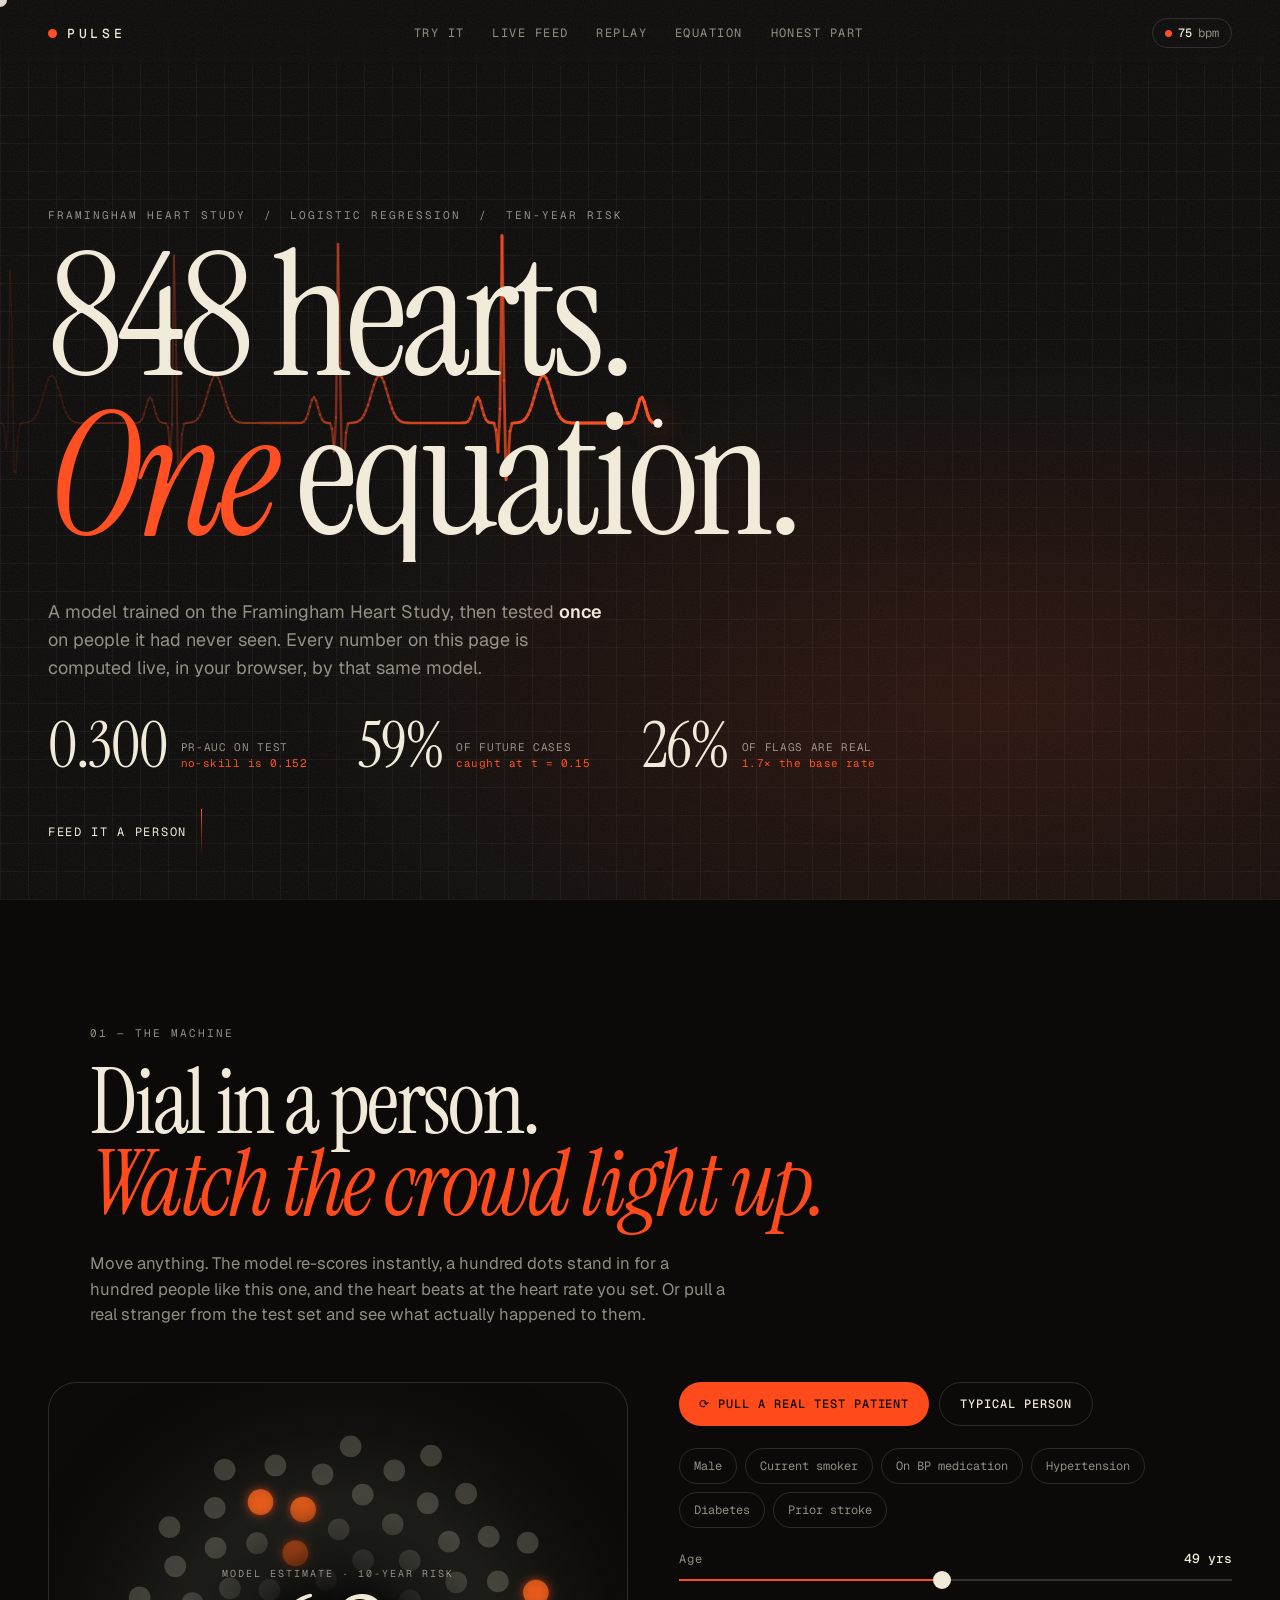
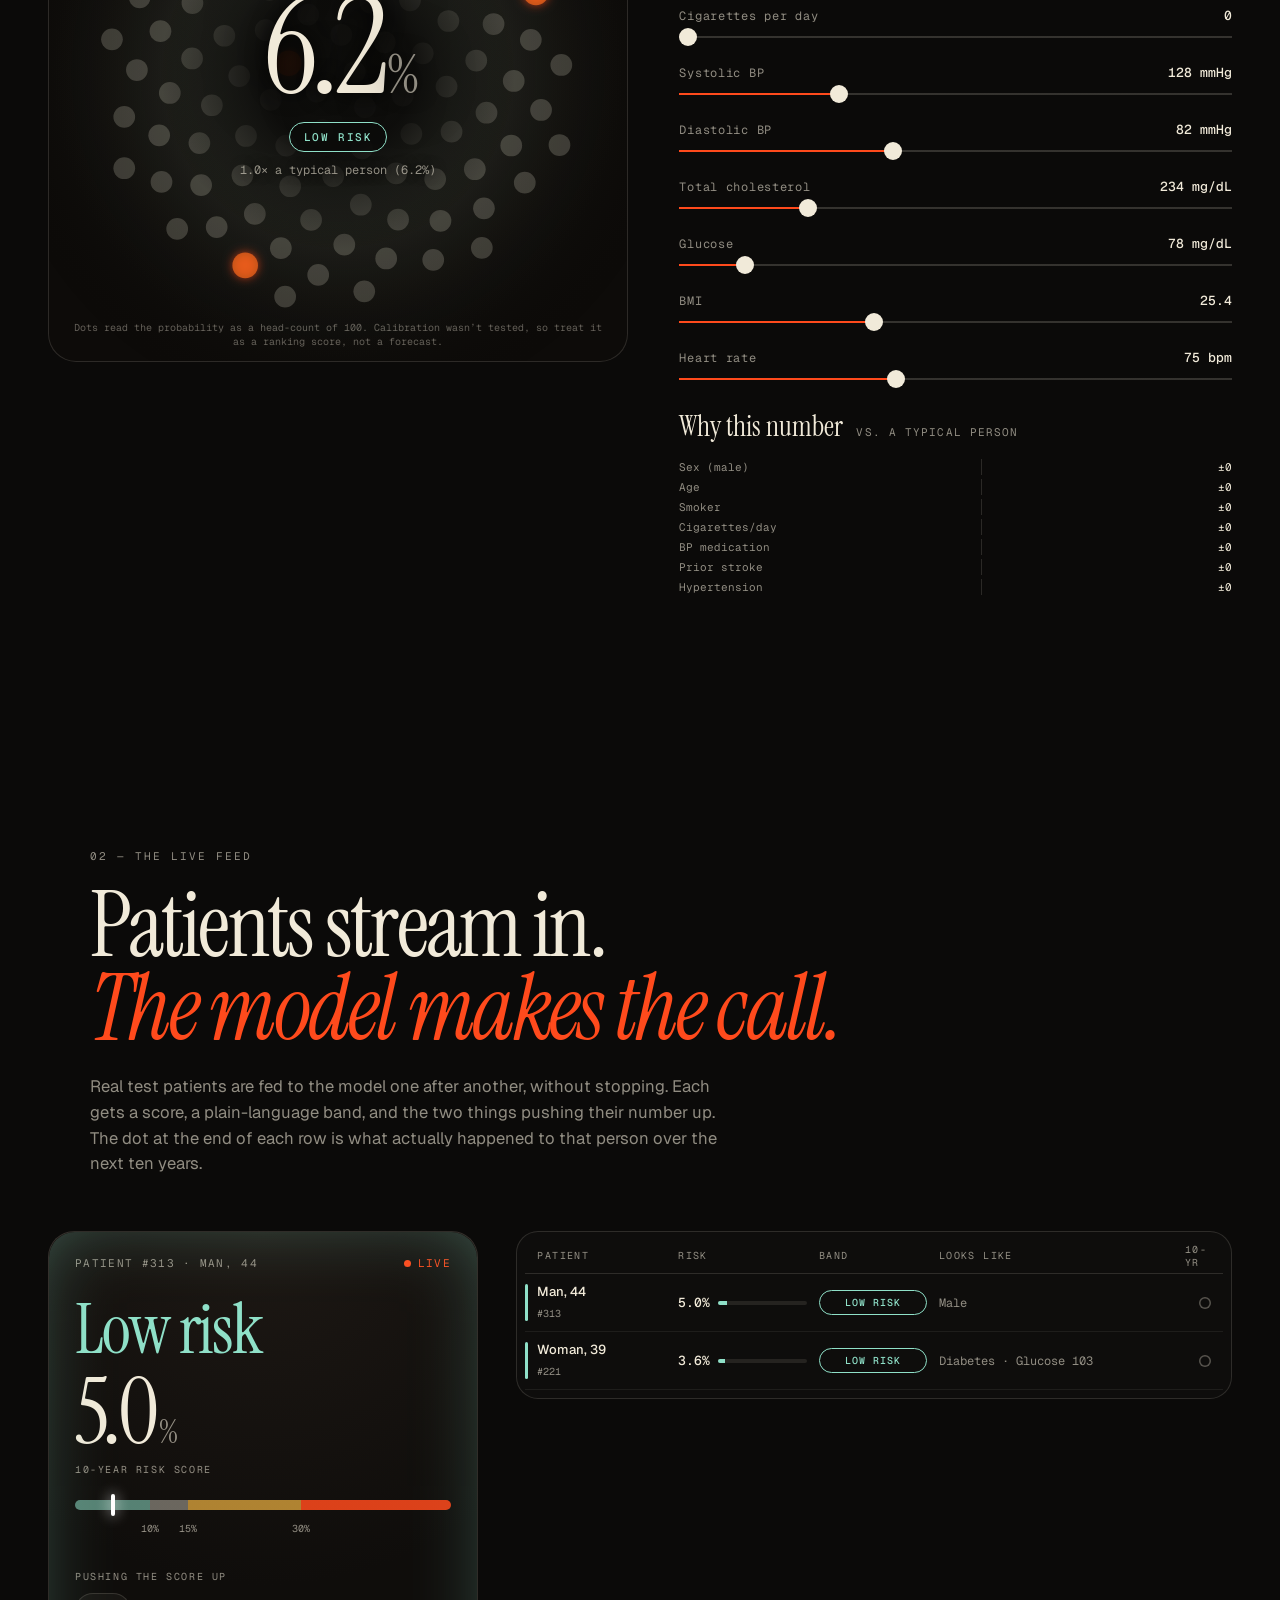
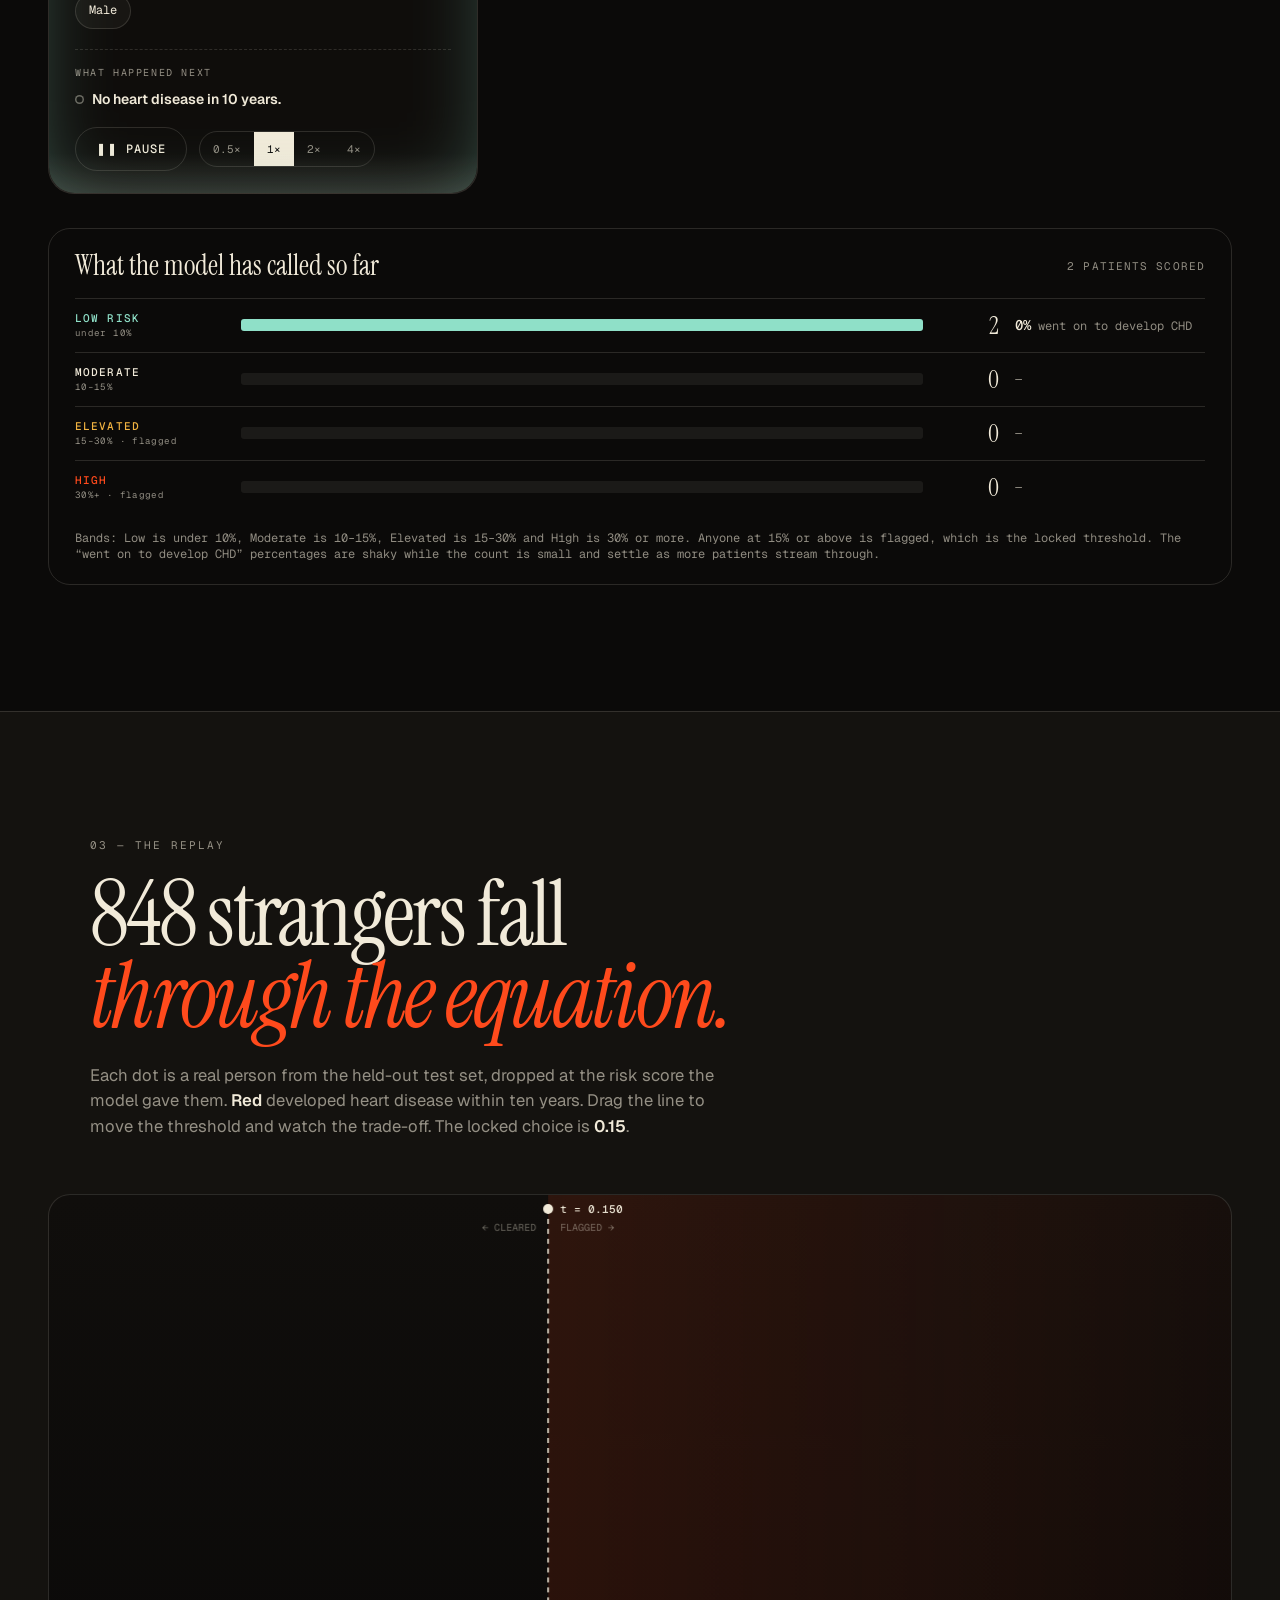
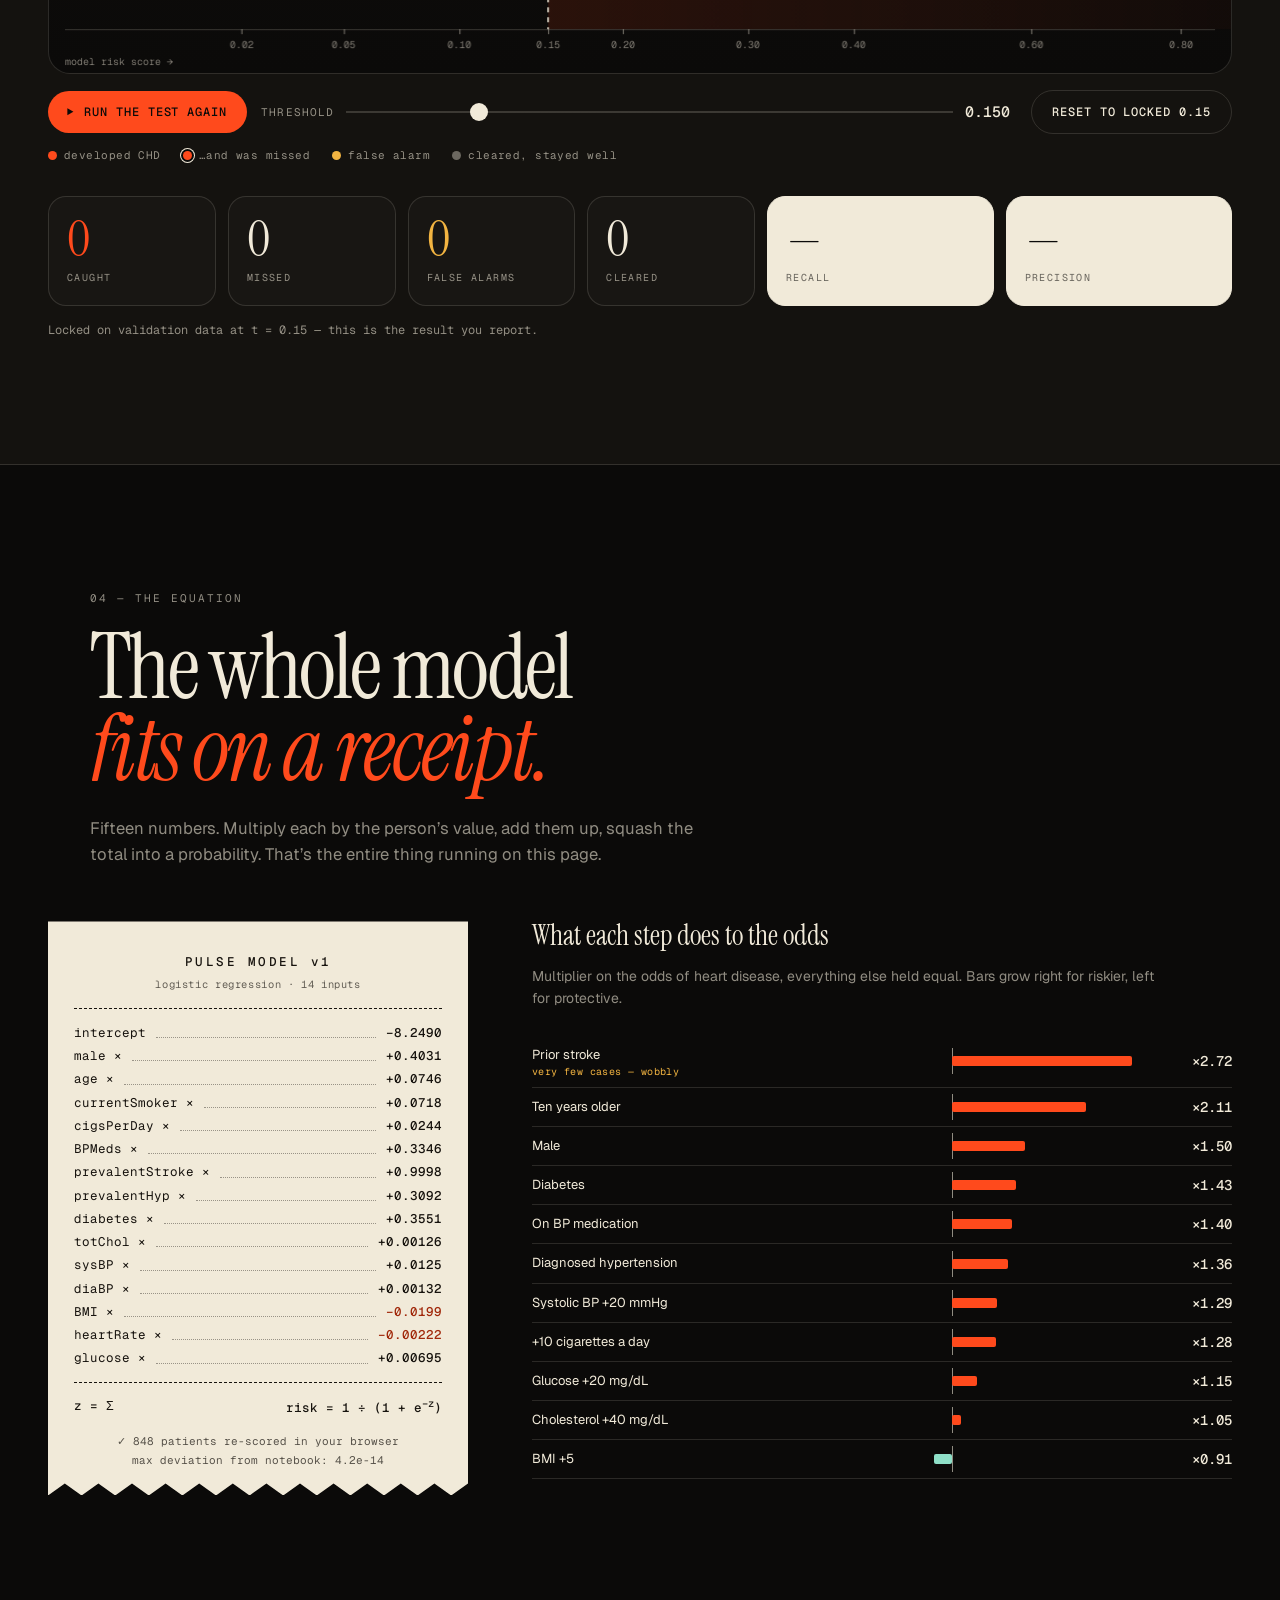
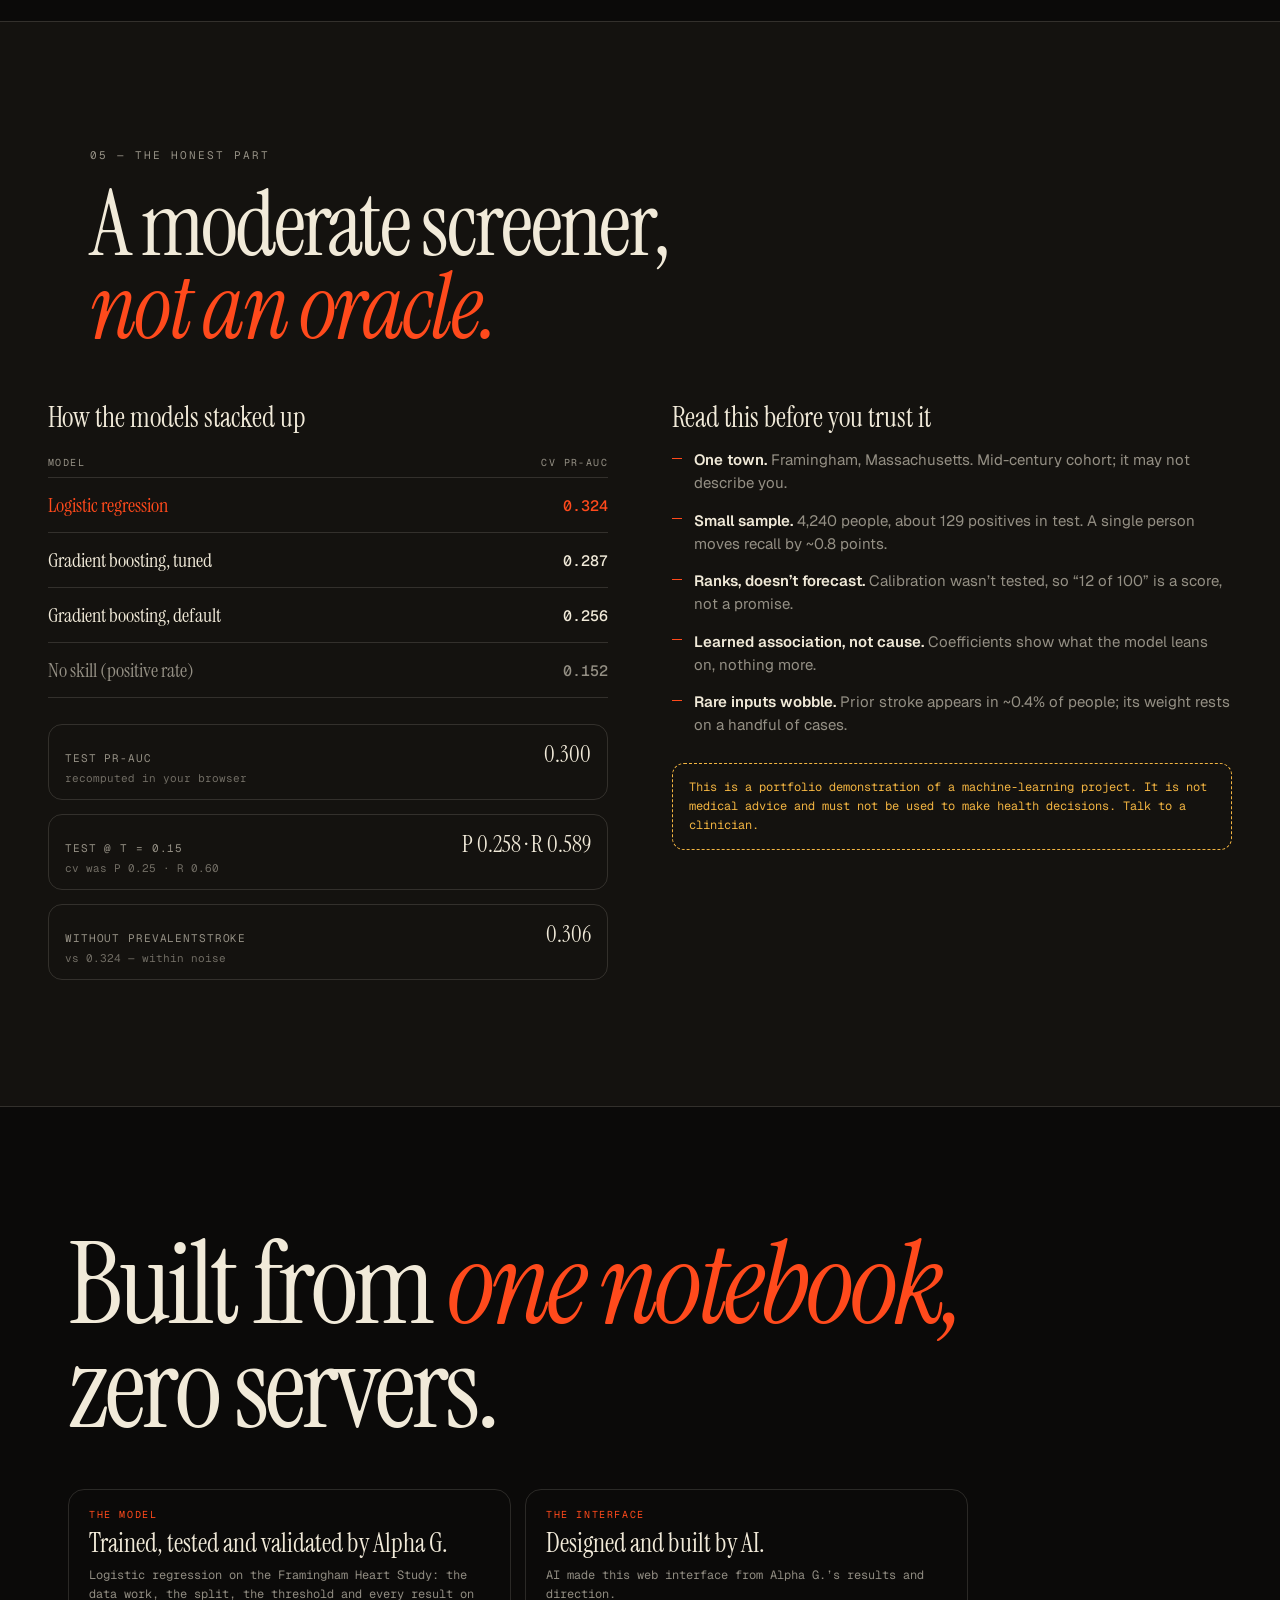
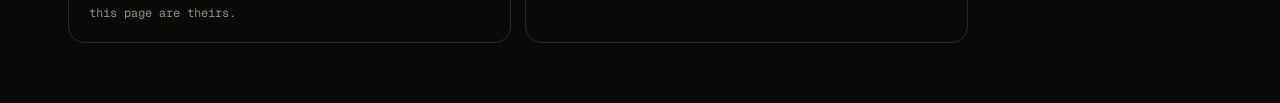
<file: static/index.html>
<!doctype html>
<html lang="en">
<head>
<meta charset="utf-8">
<meta name="viewport" content="width=device-width,initial-scale=1,viewport-fit=cover">
<title>PULSE — 848 hearts, one equation</title>
<meta name="description" content="A heart-risk model trained on the Framingham Heart Study, tested once on 848 people it had never seen. Everything runs live in your browser.">
<meta name="theme-color" content="#0b0a09">
<link rel="icon" href="data:image/svg+xml,%3Csvg xmlns='http://www.w3.org/2000/svg' viewBox='0 0 64 64'%3E%3Crect width='64' height='64' rx='14' fill='%230b0a09'/%3E%3Cpath d='M4 36h14l6-18 10 32 8-22 4 8h14' fill='none' stroke='%23ff4a1c' stroke-width='5' stroke-linecap='round' stroke-linejoin='round'/%3E%3C/svg%3E">
<link rel="preconnect" href="https://fonts.googleapis.com">
<link rel="preconnect" href="https://fonts.gstatic.com" crossorigin>
<link href="https://fonts.googleapis.com/css2?family=Geist:wght@300;400;500;600&family=Geist+Mono:wght@400;500&family=Instrument+Serif:ital@0;1&display=swap" rel="stylesheet">
<style>
:root{
  --ink:#0b0a09; --ink2:#14120f; --paper:#f1ead9; --hot:#ff4a1c; --amber:#f2b441; --mint:#8fe0c8;
  --dim:rgba(241,234,217,.58); --line:rgba(241,234,217,.14); --beat:.8s;
  --serif:"Instrument Serif",Georgia,"Times New Roman",serif;
  --sans:"Geist",ui-sans-serif,system-ui,-apple-system,"Segoe UI",Roboto,sans-serif;
  --mono:"Geist Mono",ui-monospace,SFMono-Regular,Menlo,Consolas,monospace;
}
*{box-sizing:border-box;margin:0;padding:0}
html{scroll-behavior:smooth;-webkit-text-size-adjust:100%}
body{background:var(--ink);color:var(--paper);font:400 16px/1.55 var(--sans);overflow-x:hidden;-webkit-font-smoothing:antialiased}
body::after{content:"";position:fixed;inset:0;pointer-events:none;z-index:90;opacity:.07;mix-blend-mode:screen;
  background-image:url("data:image/svg+xml,%3Csvg xmlns='http://www.w3.org/2000/svg' width='180' height='180'%3E%3Cfilter id='n'%3E%3CfeTurbulence type='fractalNoise' baseFrequency='.9' numOctaves='2' stitchTiles='stitch'/%3E%3CfeColorMatrix values='0 0 0 0 1 0 0 0 0 1 0 0 0 0 1 0 0 0 .9 0'/%3E%3C/filter%3E%3Crect width='100%25' height='100%25' filter='url(%23n)'/%3E%3C/svg%3E")}
::selection{background:var(--hot);color:var(--ink)}
em{font-family:var(--serif);font-style:italic;font-weight:400;color:var(--hot)}
b{font-weight:600}
a{color:inherit}
button{font:inherit;color:inherit;cursor:pointer;border:0;background:none}
:focus-visible{outline:2px solid var(--amber);outline-offset:3px}

/* cursor */
.cursor{position:fixed;left:0;top:0;width:14px;height:14px;margin:-7px 0 0 -7px;border-radius:50%;background:var(--paper);mix-blend-mode:difference;pointer-events:none;z-index:99;transition:width .25s,height .25s,margin .25s;display:none}
@media (pointer:fine){.cursor{display:block}.cursor.big{width:54px;height:54px;margin:-27px 0 0 -27px}}

/* nav */
.nav{position:fixed;top:0;left:0;right:0;z-index:50;display:flex;align-items:center;justify-content:space-between;padding:18px clamp(18px,4vw,48px);
  background:linear-gradient(var(--ink) 20%,transparent);backdrop-filter:blur(2px)}
.brand{font:500 13px var(--mono);letter-spacing:.28em;text-decoration:none;display:flex;align-items:center;gap:10px}
.brand-dot{width:9px;height:9px;border-radius:50%;background:var(--hot);animation:beat var(--beat) infinite}
.nav nav{display:flex;gap:28px}
.nav nav a{font:400 12px var(--mono);letter-spacing:.12em;text-transform:uppercase;text-decoration:none;color:var(--dim);transition:color .2s}
.nav nav a:hover{color:var(--paper)}
.bpm-chip{display:flex;align-items:baseline;gap:6px;font:400 12px var(--mono);color:var(--dim);border:1px solid var(--line);border-radius:99px;padding:6px 12px}
.bpm-chip i{width:7px;height:7px;border-radius:50%;background:var(--hot);align-self:center;animation:beat var(--beat) infinite}
.bpm-chip b{color:var(--paper);font-weight:500}
@keyframes beat{0%,100%{transform:scale(1);opacity:.7}12%{transform:scale(1.9);opacity:1}30%{transform:scale(1)}40%{transform:scale(1.4)}60%{transform:scale(1)}}
@media(max-width:760px){.nav nav{display:none}}

/* hero */
.hero{position:relative;min-height:100svh;display:flex;align-items:flex-end;overflow:hidden;
  background:
   radial-gradient(1200px 600px at 78% 78%,rgba(255,74,28,.13),transparent 60%),
   repeating-linear-gradient(0deg,rgba(241,234,217,.045) 0 1px,transparent 1px 28px),
   repeating-linear-gradient(90deg,rgba(241,234,217,.045) 0 1px,transparent 1px 28px)}
#ecg{position:absolute;inset:0;width:100%;height:100%}
.hero-in{position:relative;z-index:2;width:100%;padding:0 clamp(18px,4vw,48px) clamp(28px,5vh,56px)}
.eyebrow{font:400 11px var(--mono);letter-spacing:.18em;text-transform:uppercase;color:var(--dim);margin-bottom:22px}
.mega{font:400 clamp(3.6rem,13.5vw,12.5rem)/.84 var(--serif);letter-spacing:-.035em;margin-bottom:clamp(20px,4vh,40px)}
.mega .ln{display:block;overflow:hidden;padding-bottom:.08em}
.mega .ln span{display:inline-block;transform:translateY(105%);animation:rise 1.1s cubic-bezier(.2,.8,.1,1) forwards}
.mega .ln:nth-child(2) span{animation-delay:.14s}
@keyframes rise{to{transform:none}}
.lede{max-width:560px;font-size:clamp(15px,1.5vw,18px);color:var(--dim);margin-bottom:clamp(22px,4vh,40px)}
.lede b{color:var(--paper)}
.hero-stats{display:flex;flex-wrap:wrap;gap:clamp(20px,4vw,56px);margin-bottom:34px}
.hero-stats div{display:flex;align-items:flex-end;gap:14px}
.hero-stats b{font:400 clamp(2.4rem,5vw,4.2rem)/.9 var(--serif);letter-spacing:-.02em}
.hero-stats span{font:400 11px/1.4 var(--mono);color:var(--dim);letter-spacing:.06em;text-transform:uppercase;padding-bottom:4px}
.hero-stats span em{font:400 11px var(--mono);color:var(--hot);text-transform:none;letter-spacing:.04em}
.scroll-cue{display:inline-flex;align-items:center;gap:14px;font:400 12px var(--mono);letter-spacing:.14em;text-transform:uppercase;text-decoration:none;color:var(--paper)}
.scroll-cue i{width:1px;height:46px;background:linear-gradient(var(--hot),transparent);animation:drip 1.8s ease-in-out infinite;transform-origin:top}
@keyframes drip{0%{transform:scaleY(0)}50%{transform:scaleY(1)}100%{transform:scaleY(1);opacity:0}}

/* reveal */
[data-r]{opacity:0;transform:translateY(28px);transition:opacity .9s cubic-bezier(.2,.7,.1,1),transform .9s cubic-bezier(.2,.7,.1,1)}
[data-r].in{opacity:1;transform:none}

/* sections */
.sec{position:relative;padding:clamp(80px,14vh,150px) clamp(18px,4vw,48px)}
.sec.dark{background:var(--ink2);border-block:1px solid var(--line)}
.sec-head{max-width:1100px;margin:0 auto clamp(36px,6vh,70px)}
.sec-head h2{font:400 clamp(2.6rem,7vw,6.2rem)/.92 var(--serif);letter-spacing:-.03em;margin-bottom:24px}
.sub{max-width:640px;color:var(--dim);font-size:clamp(15px,1.3vw,17px)}
.sub b{color:var(--paper)} .sub.small{font-size:14px;margin-bottom:26px}
.c-hot{color:var(--hot)}

.btn{font:500 12px var(--mono);letter-spacing:.08em;text-transform:uppercase;padding:13px 20px;border-radius:99px;transition:transform .2s,background .2s,color .2s,border-color .2s}
.btn.hot{background:var(--hot);color:var(--ink)} .btn.hot:hover{transform:translateY(-2px);background:#ff6a40}
.btn.ghost{border:1px solid var(--line);color:var(--paper)} .btn.ghost:hover{border-color:var(--paper)}

/* machine */
.machine{max-width:1240px;margin:0 auto;display:grid;grid-template-columns:minmax(0,1.05fr) minmax(0,1fr);gap:clamp(24px,4vw,64px);align-items:start}
.stage{position:sticky;top:90px;aspect-ratio:1/1;max-height:80vh;width:100%;border:1px solid var(--line);border-radius:28px;overflow:hidden;
  background:radial-gradient(circle at 50% 50%,#1b1713,#0d0b09 70%)}
#heart{position:absolute;inset:0;width:100%;height:100%}
.readout{z-index:1;position:absolute;inset:0;display:flex;flex-direction:column;align-items:center;justify-content:center;text-align:center;pointer-events:none;padding:0 14%}
.readout::before{content:"";position:absolute;width:62%;aspect-ratio:1;border-radius:50%;background:radial-gradient(circle,rgba(11,10,9,.88) 30%,rgba(11,10,9,0) 70%);z-index:-1}
.readout small{font:400 10px var(--mono);letter-spacing:.2em;text-transform:uppercase;color:var(--dim);margin-bottom:6px}
.readout .big{font:400 clamp(4rem,11vw,8.5rem)/.9 var(--serif);letter-spacing:-.04em;text-shadow:0 0 60px rgba(0,0,0,.9),0 0 20px rgba(0,0,0,.8)}
.readout .big span{font-size:.4em;margin-left:.06em;color:var(--dim)}
.band{margin-top:14px;font:500 11px var(--mono);letter-spacing:.14em;text-transform:uppercase;padding:7px 14px;border-radius:99px;background:rgba(11,10,9,.7);border:1px solid currentColor;transition:color .4s}
.vs{margin-top:10px;font:400 12px var(--mono);color:var(--dim);text-shadow:0 0 12px #000}
.fine{position:absolute;left:0;right:0;bottom:12px;text-align:center;font:400 10px/1.4 var(--mono);color:rgba(241,234,217,.38);padding:0 24px}

.panel{display:flex;flex-direction:column;gap:22px}
.panel-top{display:flex;gap:10px;flex-wrap:wrap}
.reveal{border:1px solid var(--line);border-left:3px solid var(--amber);border-radius:14px;padding:16px 18px;background:rgba(241,234,217,.03);font-size:14px;animation:pop .5s cubic-bezier(.2,.9,.2,1.2)}
.reveal b{font-weight:600}.reveal .tag{font:500 11px var(--mono);letter-spacing:.1em;text-transform:uppercase}
.reveal.bad{border-left-color:var(--hot)}.reveal.good{border-left-color:var(--mint)}
.reveal p+p{margin-top:6px;color:var(--dim)}
@keyframes pop{from{opacity:0;transform:translateY(10px) scale(.98)}}
.chips{display:flex;flex-wrap:wrap;gap:8px}
.chip{font:400 12px var(--mono);padding:9px 14px;border-radius:99px;border:1px solid var(--line);color:var(--dim);transition:all .2s;user-select:none}
.chip:hover{border-color:var(--paper);color:var(--paper)}
.chip[aria-pressed=true]{background:var(--paper);color:var(--ink);border-color:var(--paper)}
.sliders{display:grid;gap:16px}
.sl{display:grid;grid-template-columns:1fr auto;gap:2px 12px;align-items:baseline}
.sl label{font:400 12px var(--mono);letter-spacing:.06em;color:var(--dim)}
.sl output{font:500 13px var(--mono);color:var(--paper)}
.sl input{grid-column:1/-1}
input[type=range]{-webkit-appearance:none;appearance:none;width:100%;height:22px;background:transparent;cursor:pointer}
input[type=range]::-webkit-slider-runnable-track{height:2px;background:linear-gradient(90deg,var(--hot) var(--p,0%),rgba(241,234,217,.18) var(--p,0%))}
input[type=range]::-moz-range-track{height:2px;background:rgba(241,234,217,.18)}
input[type=range]::-moz-range-progress{height:2px;background:var(--hot)}
input[type=range]::-webkit-slider-thumb{-webkit-appearance:none;width:18px;height:18px;margin-top:-8px;border-radius:50%;background:var(--paper);border:0;box-shadow:0 0 0 5px rgba(255,74,28,.0);transition:box-shadow .2s,transform .2s}
input[type=range]::-moz-range-thumb{width:18px;height:18px;border-radius:50%;background:var(--paper);border:0}
input[type=range]:hover::-webkit-slider-thumb,input[type=range]:active::-webkit-slider-thumb{box-shadow:0 0 0 7px rgba(255,74,28,.28);transform:scale(1.08)}

.why h3,.odds h3,.tbl h3,.limits h3{font:400 clamp(1.5rem,2.2vw,2rem)/1.1 var(--serif);margin-bottom:14px}
.why h3 span{font:400 11px var(--mono);letter-spacing:.1em;color:var(--dim);text-transform:uppercase;margin-left:8px}
.ct{display:grid;grid-template-columns:104px 1fr 54px;gap:10px;align-items:center;font:400 11px var(--mono);padding:3px 0;color:var(--dim)}
.ct .bar{position:relative;height:10px}
.ct .bar::before{content:"";position:absolute;left:50%;top:-3px;bottom:-3px;width:1px;background:var(--line)}
.ct .bar i{position:absolute;top:0;height:100%;border-radius:2px;transition:left .5s cubic-bezier(.2,.8,.2,1),width .5s cubic-bezier(.2,.8,.2,1),background .3s}
.ct em{font:400 11px var(--mono);text-align:right;color:var(--paper)}

/* replay */
.rain{max-width:1240px;margin:0 auto}
#rain{width:100%;display:block;border:1px solid var(--line);border-radius:22px;background:linear-gradient(#100e0c,#0b0a09);cursor:ew-resize;touch-action:pan-y}
.rain-ctl{display:flex;align-items:center;gap:14px;flex-wrap:wrap;margin-top:16px}
.thr{display:flex;align-items:center;gap:12px;flex:1;min-width:240px;font:400 11px var(--mono);letter-spacing:.1em;text-transform:uppercase;color:var(--dim)}
.thr b{font:500 15px var(--mono);color:var(--paper);min-width:52px;letter-spacing:0}
.legend{display:flex;flex-wrap:wrap;gap:6px 22px;margin-top:14px;font:400 11px var(--mono);color:var(--dim);letter-spacing:.04em}
.legend .d{display:inline-block;width:9px;height:9px;border-radius:50%;margin-right:7px;vertical-align:-1px}
.d.hot{background:var(--hot)}.d.amber{background:var(--amber)}.d.mute{background:rgba(241,234,217,.4)}.d.ring{box-shadow:0 0 0 2px var(--ink),0 0 0 3px var(--paper)}
.score{max-width:1240px;margin:34px auto 0;display:grid;grid-template-columns:repeat(4,1fr) 1.35fr 1.35fr;gap:12px}
.tile{border:1px solid var(--line);border-radius:18px;padding:16px 18px;background:rgba(241,234,217,.02)}
.tile b{display:block;font:400 clamp(2.2rem,4vw,3.4rem)/1 var(--serif);letter-spacing:-.02em;font-variant-numeric:tabular-nums}
.tile span{font:400 10px var(--mono);letter-spacing:.14em;text-transform:uppercase;color:var(--dim)}
.tile.big{background:var(--paper);color:var(--ink);border-color:var(--paper)}.tile.big span{color:rgba(11,10,9,.6)}
.tile:nth-child(1) b{color:var(--hot)}.tile:nth-child(3) b{color:var(--amber)}
.note{max-width:1240px;margin:16px auto 0;font:400 12px var(--mono);color:var(--dim)}
.note.warn{color:var(--amber)}
@media(max-width:900px){.score{grid-template-columns:repeat(2,1fr)}}

/* equation */
.eq-wrap{max-width:1240px;margin:0 auto;display:grid;grid-template-columns:minmax(0,420px) minmax(0,1fr);gap:clamp(28px,5vw,80px);align-items:start}
.receipt{background:var(--paper);color:#17130e;padding:30px 26px 26px;font:400 12.5px/1.7 var(--mono);transform:rotate(-1.4deg);box-shadow:0 30px 80px rgba(0,0,0,.6);
  --z:0;clip-path:polygon(0 0,100% 0,100% calc(100% - 12px),96% 100%,92% calc(100% - 12px),88% 100%,84% calc(100% - 12px),80% 100%,76% calc(100% - 12px),72% 100%,68% calc(100% - 12px),64% 100%,60% calc(100% - 12px),56% 100%,52% calc(100% - 12px),48% 100%,44% calc(100% - 12px),40% 100%,36% calc(100% - 12px),32% 100%,28% calc(100% - 12px),24% 100%,20% calc(100% - 12px),16% 100%,12% calc(100% - 12px),8% 100%,4% calc(100% - 12px),0 100%)}
.rc-top{text-align:center;font-weight:500;letter-spacing:.2em;border-bottom:1px dashed #17130e;padding-bottom:14px;margin-bottom:12px}
.rc-top small{font-weight:400;letter-spacing:.06em;opacity:.65}
.rc{display:flex;justify-content:space-between;gap:10px;padding:1px 0}
.rc span:first-child{white-space:nowrap}.rc i{flex:1;border-bottom:1px dotted rgba(23,19,14,.4);transform:translateY(-5px);min-width:10px}
.rc b{font-weight:500;font-variant-numeric:tabular-nums}.rc.neg b{color:#a1290b}
.rc-sum{display:flex;justify-content:space-between;flex-wrap:wrap;gap:6px;border-top:1px dashed #17130e;margin-top:12px;padding-top:12px;font-weight:500}
.rc-verify{margin-top:14px;font-size:11px;text-align:center;opacity:.7}
.odds{min-width:0}
.od{display:grid;grid-template-columns:minmax(120px,210px) 1fr 70px;gap:12px;align-items:center;padding:9px 0;border-bottom:1px solid var(--line)}
.od span{font-size:13px}.od small{display:block;font:400 10px var(--mono);color:var(--amber);letter-spacing:.04em}
.od .bar{position:relative;height:14px}
.od .bar::before{content:"";position:absolute;left:50%;top:-6px;bottom:-6px;width:1px;background:var(--dim)}
.od .bar i{position:absolute;top:2px;height:10px;border-radius:2px;width:0;transition:width 1.2s cubic-bezier(.2,.8,.2,1) .15s}
.od b{font:500 14px var(--mono);text-align:right;font-variant-numeric:tabular-nums}
@media(max-width:960px){.eq-wrap{grid-template-columns:1fr}.receipt{max-width:440px;margin:0 auto}}

/* honest */
.honest{max-width:1240px;margin:0 auto;display:grid;grid-template-columns:1fr 1fr;gap:clamp(28px,5vw,80px)}
table{width:100%;border-collapse:collapse;margin-bottom:26px}
th{font:400 10px var(--mono);letter-spacing:.14em;text-transform:uppercase;color:var(--dim);text-align:left;padding:8px 0;border-bottom:1px solid var(--line)}
th:last-child,td:last-child{text-align:right}
td{padding:14px 0;border-bottom:1px solid var(--line);font:400 clamp(1.1rem,1.6vw,1.4rem) var(--serif)}
td:last-child{font:500 15px var(--mono);font-variant-numeric:tabular-nums}
tr.win td{color:var(--hot)}tr.faint td{color:var(--dim)}
.kv{display:grid;gap:14px}
.kv div{display:grid;grid-template-columns:1fr auto;gap:0 14px;align-items:baseline;border:1px solid var(--line);border-radius:14px;padding:14px 16px}
.kv span{font:400 11px var(--mono);letter-spacing:.08em;text-transform:uppercase;color:var(--dim)}
.kv b{font:400 1.45rem var(--serif);text-align:right}.kv small{grid-column:1/-1;font:400 11px var(--mono);color:rgba(241,234,217,.42);margin-top:2px}
.limits ul{list-style:none;display:grid;gap:14px;margin-bottom:26px}
.limits li{padding-left:22px;position:relative;color:var(--dim);font-size:15px}
.limits li::before{content:"";position:absolute;left:0;top:.62em;width:10px;height:1px;background:var(--hot)}
.limits li b{color:var(--paper)}
.disclaimer{border:1px dashed var(--amber);color:var(--amber);border-radius:12px;padding:14px 16px;font:400 12px/1.6 var(--mono)}
@media(max-width:860px){.honest{grid-template-columns:1fr}}

.foot{padding:clamp(80px,14vh,140px) clamp(18px,4vw,48px) 60px;text-align:left;max-width:1240px;margin:0 auto}
.foot-big{font:400 clamp(2.6rem,9vw,8rem)/.9 var(--serif);letter-spacing:-.035em;margin-bottom:48px}
.foot p{max-width:560px;color:var(--dim);font:400 12px/1.7 var(--mono)}

@media(max-width:900px){
  .machine{grid-template-columns:1fr}.stage{position:relative;top:0;max-height:none}
}
@media(prefers-reduced-motion:reduce){
  *{animation-duration:.01ms!important;transition-duration:.01ms!important}
  [data-r]{opacity:1;transform:none}.mega .ln span{transform:none}
}

.credits{display:grid;grid-template-columns:1fr 1fr;gap:14px;max-width:900px;margin-top:8px}
.credits div{border:1px solid var(--line);border-radius:16px;padding:18px 20px}
.credits span{display:block;font:400 10px var(--mono);letter-spacing:.16em;text-transform:uppercase;color:var(--hot);margin-bottom:8px}
.credits b{display:block;font:400 clamp(1.2rem,2vw,1.6rem)/1.15 var(--serif);margin-bottom:8px}
.credits small{display:block;font:400 12px/1.6 var(--mono);color:var(--dim)}
@media(max-width:700px){.credits{grid-template-columns:1fr}}

/* live feed */
.feedwrap{max-width:1240px;margin:0 auto;display:grid;grid-template-columns:minmax(0,430px) minmax(0,1fr);gap:clamp(20px,3vw,40px);align-items:start}
.fnow{position:relative;overflow:hidden;border:1px solid var(--line);border-radius:26px;padding:24px 26px 22px;background:radial-gradient(120% 90% at 50% 0%,#1d1814,#0f0d0b 70%);--c:#8fe0c8}
.fnow::before{content:"";position:absolute;inset:0;border-radius:26px;box-shadow:inset 0 0 90px -30px var(--c);opacity:.5;transition:box-shadow .5s;pointer-events:none}
.fnow.scan::after{content:"";position:absolute;left:0;right:0;top:0;height:90px;background:linear-gradient(transparent,rgba(241,234,217,.11),transparent);animation:scanY .7s ease-out forwards;pointer-events:none}
@keyframes scanY{from{transform:translateY(-100px)}to{transform:translateY(520px)}}
.fn-top{display:flex;justify-content:space-between;align-items:center;font:400 11px var(--mono);letter-spacing:.12em;text-transform:uppercase;color:var(--dim);margin-bottom:26px}
.live{display:inline-flex;align-items:center;gap:7px;color:var(--hot)}.live i{width:7px;height:7px;border-radius:50%;background:var(--hot);animation:beat 1s infinite}
.fnow.paused .live i{animation:none;opacity:.35}
.fn-band{font:400 clamp(2.6rem,6vw,4.4rem)/.95 var(--serif);letter-spacing:-.03em;color:var(--c);transition:color .4s;min-height:1em}
.fn-pct{display:flex;align-items:baseline;gap:4px;margin:6px 0 24px;flex-wrap:wrap}
.fn-pct b{font:400 clamp(3.4rem,8vw,5.6rem)/.9 var(--serif);letter-spacing:-.04em;font-variant-numeric:tabular-nums}
.fn-pct span{font:400 2rem var(--serif);color:var(--dim)}
.fn-pct small{flex-basis:100%;font:400 10px var(--mono);letter-spacing:.16em;text-transform:uppercase;color:var(--dim);margin-top:6px}
.gauge{margin-bottom:30px}
.g-track{position:relative;height:10px;border-radius:99px;background:linear-gradient(90deg,rgba(143,224,200,.55) 0 20%,rgba(241,234,217,.4) 20% 30%,rgba(242,180,65,.7) 30% 60%,rgba(255,74,28,.85) 60% 100%)}
.g-needle{position:absolute;top:-6px;left:0;width:4px;height:22px;margin-left:-2px;border-radius:2px;background:#fff;box-shadow:0 0 14px #fff;transition:left .7s cubic-bezier(.2,.9,.2,1)}
.g-ticks{position:relative;height:18px;margin-top:12px;font:400 10px var(--mono);color:var(--dim)}
.g-ticks span{position:absolute;transform:translateX(-50%)}
.fn-drv small,.fn-out small{display:block;font:400 10px var(--mono);letter-spacing:.16em;text-transform:uppercase;color:var(--dim);margin-bottom:10px}
#fnDrv{display:flex;flex-wrap:wrap;gap:8px;min-height:36px}
.tag{font:400 12px var(--mono);padding:8px 13px;border-radius:99px;border:1px solid var(--line);background:rgba(241,234,217,.04);animation:pop .4s cubic-bezier(.2,.9,.2,1.2) both}
.tag.mute{color:var(--dim)}
.fn-out{margin-top:20px;padding-top:16px;border-top:1px dashed var(--line);font-size:14px;color:var(--dim);min-height:50px}
.fn-out b{color:var(--paper)}.fn-out .dot{display:inline-block;width:9px;height:9px;border-radius:50%;margin-right:8px;vertical-align:0}
.fn-ctl{display:flex;align-items:center;gap:12px;flex-wrap:wrap;margin-top:16px}
.spd{display:flex;border:1px solid var(--line);border-radius:99px;overflow:hidden}
.spd button{font:400 11px var(--mono);padding:10px 13px;color:var(--dim)}.spd button.on{background:var(--paper);color:var(--ink)}
.fstream{border:1px solid var(--line);border-radius:22px;padding:6px 8px 8px;background:rgba(241,234,217,.015);min-width:0;overflow:hidden}
.fs-head,.fr{display:grid;grid-template-columns:minmax(96px,1.1fr) minmax(90px,1.1fr) 108px minmax(110px,2fr) 26px;gap:12px;align-items:center;padding:0 12px}
.fs-head{height:36px;font:400 10px var(--mono);letter-spacing:.14em;text-transform:uppercase;color:var(--dim);border-bottom:1px solid var(--line)}
#feedList{display:block;overflow:hidden}
.fr{height:58px;border-bottom:1px solid rgba(241,234,217,.07);font-size:13px;animation:rowIn .6s cubic-bezier(.2,.8,.2,1) both;position:relative}
.fr::before{content:"";position:absolute;left:0;top:10px;bottom:10px;width:3px;border-radius:2px;background:var(--c)}
@keyframes rowIn{from{opacity:0;transform:translateY(-22px);background:rgba(241,234,217,.1)}to{opacity:1;transform:none;background:transparent}}
.fr .w b{display:block;font-weight:500}.fr .w small{font:400 10px var(--mono);color:var(--dim)}
.fr .rk{display:flex;align-items:center;gap:8px;font:500 13px var(--mono);font-variant-numeric:tabular-nums}
.fr .rk i{flex:1;height:4px;border-radius:2px;background:rgba(241,234,217,.1);position:relative;overflow:hidden;min-width:20px}
.fr .rk i::after{content:"";position:absolute;left:0;top:0;bottom:0;width:var(--w);background:var(--c)}
.fr .bd{font:500 10px var(--mono);letter-spacing:.1em;text-transform:uppercase;color:var(--c);border:1px solid var(--c);border-radius:99px;padding:5px 9px;text-align:center}
.fr .dv{color:var(--dim);font:400 12px/1.35 var(--mono);white-space:nowrap;overflow:hidden;text-overflow:ellipsis}
.fr .oc{width:12px;height:12px;border-radius:50%;justify-self:end}
.oc.y{background:var(--hot);box-shadow:0 0 12px var(--hot)}.oc.n{background:transparent;box-shadow:inset 0 0 0 1.5px rgba(241,234,217,.32)}
.tally{max-width:1240px;margin:34px auto 0;border:1px solid var(--line);border-radius:22px;padding:22px 26px}
.tally h3{font:400 clamp(1.5rem,2.2vw,2rem)/1.1 var(--serif);margin-bottom:16px;display:flex;justify-content:space-between;gap:10px;flex-wrap:wrap}
.tally h3 small{font:400 11px var(--mono);color:var(--dim);letter-spacing:.1em;text-transform:uppercase;align-self:center}
.tr{display:grid;grid-template-columns:150px 1fr 60px 190px;gap:16px;align-items:center;padding:11px 0;border-top:1px solid var(--line)}
.tr .nm{font:500 11px var(--mono);letter-spacing:.1em;text-transform:uppercase;color:var(--c)}
.tr .tb{height:12px;border-radius:3px;background:rgba(241,234,217,.07);overflow:hidden}
.tr .tb i{display:block;height:100%;width:0;background:var(--c);transition:width .6s cubic-bezier(.2,.8,.2,1)}
.tr .tn{font:400 1.5rem var(--serif);text-align:right;font-variant-numeric:tabular-nums}
.tr .tp{font:400 12px var(--mono);color:var(--dim)}.tr .tp b{color:var(--paper);font-weight:500;font-size:14px}
@media(max-width:1000px){.feedwrap{grid-template-columns:1fr}}
@media(max-width:700px){
  .fs-head span:nth-child(4),.fr .dv{display:none}
  .fs-head,.fr{grid-template-columns:1fr 1.2fr 96px 24px;gap:8px;padding:0 8px}
  .tr{grid-template-columns:1fr 50px;gap:6px 12px}.tr .tb{grid-column:1/-1;order:3}.tr .tp{grid-column:1/-1;order:4}
}

</style>
</head>
<body>

<div class="cursor" aria-hidden="true"></div>

<header class="nav">
  <a class="brand" href="#top"><i class="brand-dot"></i>PULSE</a>
  <nav>
    <a href="#machine">Try it</a>
    <a href="#feed">Live feed</a>
    <a href="#replay">Replay</a>
    <a href="#equation">Equation</a>
    <a href="#honest">Honest part</a>
  </nav>
  <div class="bpm-chip"><i></i><b id="navBpm">75</b><span>bpm</span></div>
</header>

<!-- ───────────── HERO ───────────── -->
<section class="hero" id="top">
  <canvas id="ecg" aria-hidden="true"></canvas>
  <div class="hero-in">
    <p class="eyebrow" data-r>Framingham Heart Study &nbsp;/&nbsp; logistic regression &nbsp;/&nbsp; ten-year risk</p>
    <h1 class="mega">
      <span class="ln"><span>848 hearts.</span></span>
      <span class="ln"><span><em>One</em> equation.</span></span>
    </h1>
    <p class="lede" data-r>
      A model trained on the Framingham Heart Study, then tested <b>once</b> on people it had never seen.
      Every number on this page is computed live, in your browser, by that same model.
    </p>
    <div class="hero-stats" data-r>
      <div><b data-count="0.300" data-dec="3">0.300</b><span>PR-AUC on test<br><em>no-skill is 0.152</em></span></div>
      <div><b data-count="59" data-dec="0" data-suf="%">59%</b><span>of future cases<br><em>caught at t = 0.15</em></span></div>
      <div><b data-count="26" data-dec="0" data-suf="%">26%</b><span>of flags are real<br><em>1.7× the base rate</em></span></div>
    </div>
    <a class="scroll-cue" href="#machine"><span>Feed it a person</span><i></i></a>
  </div>
</section>

<!-- ───────────── MACHINE ───────────── -->
<section class="sec" id="machine">
  <div class="sec-head" data-r>
    <p class="eyebrow">01 — The machine</p>
    <h2>Dial in a person.<br><em>Watch the crowd light up.</em></h2>
    <p class="sub">Move anything. The model re-scores instantly, a hundred dots stand in for a hundred people like this one, and the heart beats at the heart rate you set. Or pull a real stranger from the test set and see what actually happened to them.</p>
  </div>

  <div class="machine">
    <div class="stage" data-r>
      <canvas id="heart"></canvas>
      <div class="readout">
        <small>model estimate · 10-year risk</small>
        <div class="big" id="riskBig">0.0<span>%</span></div>
        <div class="band" id="band">—</div>
        <div class="vs" id="vs">—</div>
      </div>
      <p class="fine">Dots read the probability as a head-count of 100. Calibration wasn’t tested, so treat it as a ranking score, not a forecast.</p>
    </div>

    <div class="panel" data-r>
      <div class="panel-top">
        <button class="btn hot" id="randBtn" type="button">⟳ Pull a real test patient</button>
        <button class="btn ghost" id="resetBtn" type="button">Typical person</button>
      </div>
      <div class="reveal" id="reveal" hidden></div>

      <div class="chips" id="chips"></div>
      <div class="sliders" id="sliders"></div>

      <div class="why">
        <h3>Why this number <span>vs. a typical person</span></h3>
        <div id="why"></div>
      </div>
    </div>
  </div>
</section>

<!-- ───────────── LIVE FEED ───────────── -->
<section class="sec" id="feed">
  <div class="sec-head" data-r>
    <p class="eyebrow">02 — The live feed</p>
    <h2>Patients stream in.<br><em>The model makes the call.</em></h2>
    <p class="sub">Real test patients are fed to the model one after another, without stopping. Each gets a score, a plain-language band, and the two things pushing their number up. The dot at the end of each row is what actually happened to that person over the next ten years.</p>
  </div>

  <div class="feedwrap">
    <div class="fnow" id="fnCard" data-r>
      <div class="fn-top"><span id="fnWho">Waiting for patient…</span><span class="live"><i></i>LIVE</span></div>
      <div class="fn-band" id="fnBand">—</div>
      <div class="fn-pct"><b id="fnPct">0.0</b><span>%</span><small>10-year risk score</small></div>
      <div class="gauge" id="fnGauge">
        <div class="g-track"><i class="g-needle"></i></div>
        <div class="g-ticks"><span style="left:20%">10%</span><span style="left:30%">15%</span><span style="left:60%">30%</span></div>
      </div>
      <div class="fn-drv"><small>Pushing the score up</small><div id="fnDrv"></div></div>
      <div class="fn-out" id="fnOut"></div>
      <div class="fn-ctl">
        <button class="btn ghost" id="fPause" type="button">❚❚ Pause</button>
        <div class="spd" role="group" aria-label="Feed speed">
          <button type="button" data-s="0.5">0.5×</button><button type="button" data-s="1" class="on">1×</button><button type="button" data-s="2">2×</button><button type="button" data-s="4">4×</button>
        </div>
      </div>
    </div>

    <div class="fstream" data-r>
      <div class="fs-head"><span>Patient</span><span>Risk</span><span>Band</span><span>Looks like</span><span>10-yr</span></div>
      <div id="feedList" aria-live="off"></div>
    </div>
  </div>

  <div class="tally" data-r>
    <h3>What the model has called so far <small id="tTotal">0 patients</small></h3>
    <div id="tallyRows"></div>
    <p class="note" id="tNote">Bands: Low is under 10%, Moderate is 10–15%, Elevated is 15–30% and High is 30% or more. Anyone at 15% or above is flagged, which is the locked threshold. The “went on to develop CHD” percentages are shaky while the count is small and settle as more patients stream through.</p>
  </div>
</section>

<!-- ───────────── REPLAY ───────────── -->
<section class="sec dark" id="replay">
  <div class="sec-head" data-r>
    <p class="eyebrow">03 — The replay</p>
    <h2>848 strangers fall<br><em>through the equation.</em></h2>
    <p class="sub">Each dot is a real person from the held-out test set, dropped at the risk score the model gave them. <b class="c-hot">Red</b> developed heart disease within ten years. Drag the line to move the threshold and watch the trade-off. The locked choice is <b>0.15</b>.</p>
  </div>

  <div class="rain" data-r>
    <canvas id="rain"></canvas>
    <div class="rain-ctl">
      <button class="btn hot" id="runBtn" type="button">▶ Run the test again</button>
      <label class="thr">
        <span>threshold</span>
        <input id="thr" type="range" min="0.03" max="0.6" step="0.005" value="0.15" aria-label="Decision threshold">
        <b id="thrv">0.150</b>
      </label>
      <button class="btn ghost" id="thrReset" type="button">Reset to locked 0.15</button>
    </div>
    <div class="legend">
      <span><i class="d hot"></i>developed CHD</span>
      <span><i class="d hot ring"></i>…and was missed</span>
      <span><i class="d amber"></i>false alarm</span>
      <span><i class="d mute"></i>cleared, stayed well</span>
    </div>
  </div>

  <div class="score" data-r>
    <div class="tile"><b id="sCaught">0</b><span>caught</span></div>
    <div class="tile"><b id="sMissed">0</b><span>missed</span></div>
    <div class="tile"><b id="sFalse">0</b><span>false alarms</span></div>
    <div class="tile"><b id="sClear">0</b><span>cleared</span></div>
    <div class="tile big"><b id="sRec">—</b><span>recall</span></div>
    <div class="tile big"><b id="sPrec">—</b><span>precision</span></div>
  </div>
  <p class="note" data-r id="thrNote">Locked on validation data at t = 0.15 — this is the result you report.</p>
</section>

<!-- ───────────── EQUATION ───────────── -->
<section class="sec" id="equation">
  <div class="sec-head" data-r>
    <p class="eyebrow">04 — The equation</p>
    <h2>The whole model<br><em>fits on a receipt.</em></h2>
    <p class="sub">Fifteen numbers. Multiply each by the person’s value, add them up, squash the total into a probability. That’s the entire thing running on this page.</p>
  </div>

  <div class="eq-wrap">
    <div class="receipt" data-r>
      <div class="rc-top">PULSE MODEL v1<br><small>logistic regression · 14 inputs</small></div>
      <div id="rcLines"></div>
      <div class="rc-sum"><span>z = Σ</span><span>risk = 1 ÷ (1 + e<sup>−z</sup>)</span></div>
      <div class="rc-verify" id="verify">verifying…</div>
    </div>

    <div class="odds" data-r>
      <h3>What each step does to the odds</h3>
      <p class="sub small">Multiplier on the odds of heart disease, everything else held equal. Bars grow right for riskier, left for protective.</p>
      <div id="oddsList"></div>
    </div>
  </div>
</section>

<!-- ───────────── HONEST ───────────── -->
<section class="sec dark" id="honest">
  <div class="sec-head" data-r>
    <p class="eyebrow">05 — The honest part</p>
    <h2>A moderate screener,<br><em>not an oracle.</em></h2>
  </div>

  <div class="honest">
    <div class="tbl" data-r>
      <h3>How the models stacked up</h3>
      <table>
        <thead><tr><th>Model</th><th>cv PR-AUC</th></tr></thead>
        <tbody>
          <tr class="win"><td>Logistic regression</td><td>0.324</td></tr>
          <tr><td>Gradient boosting, tuned</td><td>0.287</td></tr>
          <tr><td>Gradient boosting, default</td><td>0.256</td></tr>
          <tr class="faint"><td>No skill (positive rate)</td><td>0.152</td></tr>
        </tbody>
      </table>
      <div class="kv">
        <div><span>Test PR-AUC</span><b id="apLive">0.300</b><small>recomputed in your browser</small></div>
        <div><span>Test @ t = 0.15</span><b>P 0.258 · R 0.589</b><small>cv was P 0.25 · R 0.60</small></div>
        <div><span>Without prevalentStroke</span><b>0.306</b><small>vs 0.324 — within noise</small></div>
      </div>
    </div>

    <div class="limits" data-r>
      <h3>Read this before you trust it</h3>
      <ul>
        <li><b>One town.</b> Framingham, Massachusetts. Mid-century cohort; it may not describe you.</li>
        <li><b>Small sample.</b> 4,240 people, about 129 positives in test. A single person moves recall by ~0.8 points.</li>
        <li><b>Ranks, doesn’t forecast.</b> Calibration wasn’t tested, so “12 of 100” is a score, not a promise.</li>
        <li><b>Learned association, not cause.</b> Coefficients show what the model leans on, nothing more.</li>
        <li><b>Rare inputs wobble.</b> Prior stroke appears in ~0.4% of people; its weight rests on a handful of cases.</li>
      </ul>
      <p class="disclaimer">This is a portfolio demonstration of a machine-learning project. It is not medical advice and must not be used to make health decisions. Talk to a clinician.</p>
    </div>
  </div>
</section>

<footer class="foot">
  <div class="foot-big">Built from <em>one notebook,</em><br>zero servers.</div>
  <div class="credits">
    <div><span>The model</span><b>Trained, tested and validated by Alpha G.</b><small>Logistic regression on the Framingham Heart Study: the data work, the split, the threshold and every result on this page are theirs.</small></div>
    <div><span>The interface</span><b>Designed and built by AI.</b><small>AI made this web interface from Alpha G.’s results and direction.</small></div>
  </div>
</footer>

<script>
window.MODEL={"cols":["male","age","currentSmoker","cigsPerDay","BPMeds","prevalentStroke","prevalentHyp","diabetes","totChol","sysBP","diaBP","BMI","heartRate","glucose"],"b0":-8.248995690431451,"w":[0.4031257661401009,0.07462357301801442,0.0717788012868482,0.024370021952578817,0.33463518600827663,0.9998041151987614,0.3091915445104287,0.35509460825867334,0.0012642780298353614,0.012538655839626342,0.001315037875319191,-0.01987387856235914,-0.0022216117880730305,0.006953107221935147],"med":[0,49,0,0,0,0,0,0,234,128,82,25.38,75,78],"thr":0.15};
window.PATIENTS=[[0,46,0,0,0,0,0,0,325,119,86,35.13,68,64,0.0389979387015095,0],[0,39,1,3,0,0,0,0,186,114,77,21.01,80,85,0.0313031768510144,0],[0,56,0,0,0,0,1,0,186,155,102,24.38,81,75,0.1692298239347577,0],[1,39,1,10,0,0,0,0,215,102,64.5,24.5,68,62,0.0394915551333856,0],[0,55,0,0,0,0,1,0,305,168,82,26.45,72,78,0.2011932251413836,0],[0,45,1,15,0,0,0,0,200,117.5,83.5,23.68,77,73,0.0599877140921153,0],[0,39,0,0,0,0,0,0,195,137,93,26.39,88,75,0.0307528129736522,0],[0,62,1,3,0,0,0,0,286,123,77,20.56,59,86,0.1955938461161856,0],[0,36,0,0,0,0,0,0,180,116,85.5,26.32,95,81,0.0190961233853465,0],[1,64,0,0,0,0,0,0,296,142,84,27.01,52,83,0.2931794331659221,1],[0,48,1,15,0,0,0,0,229,111,85,24.1,75,74,0.0712464919141293,0],[0,42,1,20,0,0,0,0,171,111,81,29.47,75,77,0.0448715957312903,0],[0,37,1,20,0,0,0,0,168,117,74,21.51,67,77,0.0394316682647292,0],[0,39,0,0,0,0,0,0,182,109,70,20.59,72,66,0.0227524818075109,0],[1,49,0,0,0,0,0,0,264,127.5,81,25.16,76,70,0.088466811489598,0],[0,54,0,0,0,0,1,0,220,142.5,83.5,25.09,72,84,0.1406433744974649,0],[0,54,0,0,0,0,0,0,288,124,77,29.88,79,92,0.0887646765777382,0],[1,44,0,0,0,0,0,0,185,115,69,22.29,65,82,0.0566205300215979,0],[0,38,0,0,0,0,0,0,175,142,86,22.01,82,73,0.031969283094912,0],[1,46,1,60,0,0,0,0,285,121,82,27.62,70,79,0.2594153250253259,0],[0,43,1,5,0,0,0,0,214,121,84,24.68,80,74,0.0430230439169301,0],[0,58,0,0,0,0,0,0,295,138,78,23.45,70,81,0.1451308621696294,0],[0,48,1,5,0,0,0,0,235,120,81,23.36,86,80,0.0651169225554151,0],[1,49,0,0,0,0,0,0,215,132,85,33.14,81,75,0.0781536263503858,1],[0,40,1,30,0,0,0,0,280,115,81,21.32,62,84,0.0733657325094495,0],[1,54,0,0,0,0,1,0,248,155,92.5,29.86,85,66,0.189740415685304,0],[1,43,0,0,0,0,1,0,177,147.5,92,24.81,64,90,0.1049752522540968,0],[1,46,1,20,0,0,1,0,181,122,87.5,29.15,80,83,0.1357387240649008,0],[0,41,1,20,0,0,0,0,203,120,70,21.26,80,63,0.0502536384142874,0],[1,59,1,11,0,0,0,0,176,134.5,87,31.76,80,93,0.2240630138795982,0],[1,53,0,0,0,0,0,0,196,129,80,26.32,75,89,0.120129199575797,0],[1,44,0,0,0,0,1,1,208,175,101,27.93,95,193,0.3246959154556127,0],[0,48,0,0,0,0,1,0,169,243,142.5,28.49,85,77,0.2442390001210649,0],[1,55,1,5,0,0,1,0,240,135,95,28.69,75,108,0.2490760763668419,0],[0,38,1,20,0,0,0,0,195,116,72,24.45,75,90,0.0437228377912125,0],[1,39,1,30,0,0,0,0,300,139,90,30.96,73,107,0.1272326632986194,0],[1,43,1,20,0,0,0,0,263,132,90,28.85,72,71,0.0987169428616598,0],[1,38,1,20,0,0,0,0,238,119,83.5,24.18,68,71,0.0637961496650578,0],[0,56,1,40,0,0,1,0,214,147,65,17.68,110,87,0.3761513621321597,1],[0,40,1,20,0,0,0,0,205,158,102,25.45,75,87,0.0833294727413122,1],[0,67,0,0,0,0,1,0,302,147,92,25.23,80,87,0.3388835482397573,1],[1,40,0,0,0,0,1,0,175,173,59,27.99,70,75,0.0932982889407806,1],[0,48,1,20,0,0,0,0,211,130,73,19.72,82,78,0.1046267003427481,1],[0,43,0,0,0,0,0,0,230,116,86,27.78,62,78,0.0345791011886294,0],[0,52,1,20,0,0,0,0,215,132,82,25.11,71,75,0.1289898752585749,0],[0,63,0,0,0,0,0,0,192,143,87,23.64,75,100,0.2077302145751482,0],[0,41,0,0,0,0,0,0,240,118,81,25.48,80,80,0.0314381626440835,0],[1,61,1,15,0,0,0,0,204,120,80,25.71,80,83,0.2496786571546798,1],[0,55,1,1,0,0,0,0,240,107.5,70,18.06,71,140,0.1360623761619867,0],[0,59,0,0,0,0,0,0,292,114,84,27.39,68,72,0.1060293344770363,0],[1,36,1,15,0,0,0,0,245,122,74.5,24.27,79,85,0.0546043501807225,0],[0,52,1,9,0,0,0,0,275,102,70.5,20.4,65,78,0.0858321230726243,0],[1,67,0,0,0,0,0,0,214,127.5,80,22.11,69,84,0.293116641884393,1],[1,60,0,0,0,0,0,0,266,115.5,82.5,23.68,82,83,0.1749231318518476,1],[0,55,0,0,0,0,0,0,244,133,80,25.01,75,70,0.0961877048111354,0],[0,39,1,9,0,0,0,0,254,112.5,75,22.91,72,78,0.035911055871233,0],[0,67,0,0,1,0,1,0,251,192,102,44.09,55,62,0.4221788617534744,0],[0,37,0,0,0,0,0,0,145,105,73,23.44,58,80,0.0192558791537143,0],[0,46,0,0,0,0,1,0,264,150,99,26.67,80,102,0.1033159678077907,0],[0,43,1,8,0,0,0,0,192,119.5,69.5,24.67,90,83,0.0450423888474063,0],[1,53,1,43,0,0,0,0,238,126,72,23.4,62,73,0.290925962239031,0],[1,57,0,0,0,0,0,0,220,136,84,26.84,75,64,0.1476060826632635,1],[1,60,1,20,1,0,1,0,269,170,100,29.59,60,83,0.5728428942689173,1],[0,67,0,0,1,0,1,0,228,144,85,27.59,65,75,0.36099883399565,1],[0,49,0,0,0,0,0,0,224,130,87,29.01,75,73,0.0573028857014832,0],[1,51,0,0,0,0,1,0,214,145,92.5,26.09,70,78,0.1608044787566481,0],[1,44,1,20,0,0,1,0,319,158,90,29.15,89,100,0.2187385816495574,1],[1,48,0,0,0,0,0,0,240,136,95.5,26.36,75,73,0.0900857904118845,0],[1,54,0,0,0,0,1,0,207,146,98,23.63,65,91,0.2197585156528231,1],[0,54,1,17,0,0,0,0,205,96,66,23.26,85,75,0.0900361602337129,0],[1,39,1,15,0,0,0,0,181,115,75,21.99,67,78,0.0588369645250205,0],[0,57,0,0,0,0,0,0,309,130,75.5,25.99,96,75,0.1106820354037366,0],[1,52,0,0,0,0,0,0,225,119,65,26.89,62,74,0.0944029049002414,0],[1,41,1,40,0,0,0,0,254,141,100,27.68,110,78,0.1453823804186106,1],[1,36,0,0,0,0,0,0,234,133,88,26.78,58,100,0.045391306724506,0],[0,67,0,0,0,0,1,0,264,139,80,25.75,75,87,0.3033000837755657,0],[1,58,1,13,0,0,0,0,196,120,74,20.12,75,73,0.2077946841261409,0],[1,40,1,25,0,0,0,0,258,112,78,28.57,80,70,0.0687776230342055,0],[0,50,0,0,0,0,0,0,270,142.5,85,21.86,72,75,0.0869989256655724,0],[0,46,1,20,0,0,0,0,250,112.5,60,22.72,82,74,0.0710455634173499,0],[0,57,1,15,0,0,0,0,250,117.5,71,23.84,50,75,0.1494673974437394,0],[1,66,1,3,0,0,1,0,199,159,92,26.35,66,74,0.4363015663506421,0],[0,46,0,0,0,0,0,0,304,131.5,78.5,21.02,68,112,0.0779898447962991,0],[0,38,1,35,0,0,0,0,164,110,76,23.85,68,83,0.0546819667604907,0],[1,63,0,0,0,0,1,0,235,199,114,29.76,95,84,0.4721239732559155,0],[1,67,1,2,0,0,0,0,144,113,62,22.9,58,69,0.2406140229107646,0],[1,61,0,0,0,0,1,0,260,148,74,26.84,66,91,0.3207771149996498,0],[1,57,1,20,0,0,0,0,257,138.5,90,25.14,87,101,0.3007106646054279,0],[1,44,0,0,0,0,0,0,267,131,79,30.32,70,79,0.063732181756848,0],[1,58,1,20,0,0,1,0,255,146,89,27.47,75,73,0.3579579257013909,1],[1,63,0,0,0,0,1,0,222,159,90,21.9,80,95,0.4024792262589991,1],[1,46,0,0,0,0,0,0,280,142,91,28.09,85,65,0.0791339629057125,0],[0,44,1,30,0,0,0,0,292,110,65,22.55,62,78,0.0853068609102048,0],[0,53,0,0,0,0,1,0,243,164,111,39.53,100,70,0.1195935731477225,0],[0,52,0,0,0,0,0,0,223,132,82,26.06,75,63,0.0710818485995043,0],[0,53,0,0,0,0,1,0,272,146,89,25.5,73,67,0.1305286763322817,0],[0,56,1,9,1,0,1,0,285,165,115,24.25,72,116,0.4037052087975262,0],[1,45,1,43,0,0,1,0,191,139.5,75,22.3,77,78,0.2608433861515601,0],[0,45,1,15,0,0,0,0,239,112,70,23.48,68,95,0.0683558166509561,0],[1,55,0,0,0,0,0,0,219,115,84,26.08,88,93,0.1213762502451105,0],[1,48,0,0,0,0,0,0,222,113,71.5,30.5,78,80,0.0632355146659995,0],[1,40,1,5,0,0,0,0,282,120,87,22.98,60,78,0.0606891938037192,0],[0,59,0,0,0,0,1,0,233,149,85,24.67,120,72,0.1796593834334846,0],[0,38,1,9,0,0,0,0,224,90,70,18.18,75,57,0.0229759815428692,0],[0,43,1,1,0,0,0,0,186,120,72,24.33,80,86,0.0402003341510659,0],[1,58,1,60,0,0,1,0,250,150,97,32,75,65,0.5742622194882178,0],[1,62,0,0,0,0,1,0,208,144,80,31.42,75,66,0.2557016507519258,1],[0,65,0,0,0,0,1,0,252,179.5,114,30.47,90,87,0.3610862526836121,0],[1,49,1,40,0,0,1,0,260,142,54,25.4,67,95,0.3437945964388051,1],[0,47,1,9,0,0,0,0,261,133,77,27.96,87,105,0.0854437537142911,0],[0,55,0,0,0,0,0,0,291,124,85,26.89,75,80,0.0949187354851158,0],[0,45,0,0,0,0,0,0,220,126,82,23.87,79,90,0.0497739968142137,0],[1,63,0,0,0,0,1,1,260,155.5,98,30.08,67,109,0.4845755810443989,1],[0,51,0,0,0,0,0,0,242,108,77,22.91,68,80,0.0611149224139809,0],[1,46,1,9,0,0,1,0,346,137,97,29.11,75,82,0.1538023015762341,0],[0,48,0,0,0,0,0,0,258,109.5,74,26.73,68,78,0.0469519381359178,0],[0,64,0,0,0,0,1,0,196,150,84,25.98,60,93,0.2833679047139298,0],[0,50,0,0,0,0,1,0,234,165,100,24.59,75,78,0.1387896113152712,1],[0,37,1,15,0,0,0,0,222,110,71,18.3,80,67,0.033154266485904,0],[0,41,1,2,0,0,0,0,159,99,62,19.09,80,67,0.0256733289588457,0],[0,45,0,0,0,0,1,0,215,152.5,82,25.92,100,75,0.0754557492881803,0],[1,38,1,43,0,0,1,0,265,129,85,31.61,68,68,0.1390185034317918,0],[1,38,1,25,0,0,1,0,210,145.5,87,24.67,72,89,0.1362148983886166,0],[0,58,1,5,0,0,1,0,240,150,84,26.85,75,94,0.2368618241283866,1],[0,59,1,15,0,0,0,0,309,141,77.5,25.97,70,79,0.2191391732778816,0],[1,41,1,20,0,0,0,0,217,110,79,21.27,100,95,0.0791487797078056,0],[1,65,1,3,0,0,0,0,194,122,68,26.08,60,73,0.2441480134361666,0],[0,52,0,0,0,0,1,0,252,208,136,25.79,92,82,0.249613339917834,0],[1,44,0,0,0,0,0,0,244,128,77,25.95,75,90,0.0688614614518509,0],[0,55,0,0,0,0,1,0,185,140,84,25.94,78,90,0.1420001665678499,0],[1,40,1,43,0,0,0,0,216,138,91,22.67,72,78,0.1562624179993669,1],[0,41,1,17,0,0,1,0,261,147.5,97,31.65,75,73,0.0850808425870766,0],[1,61,0,0,0,0,1,0,201,164.5,93.5,27.73,78,95,0.3523332564004797,1],[1,62,0,0,0,0,0,0,211,128,78,27.99,56,83,0.2061161938962988,1],[0,45,0,0,0,0,0,0,230,128.5,87.5,23.75,82,62,0.0432331570638454,0],[1,38,1,20,0,0,0,0,265,123,86,28.88,85,80,0.0649392463585794,0],[0,55,1,0,0,0,1,0,213,163,91,28.66,69,66,0.168690042454661,0],[1,52,0,0,0,0,1,0,170,153,102.5,29.35,91,67,0.1534588425525409,0],[0,66,1,15,0,0,1,0,234,188,108.5,20.49,90,78,0.5383376785773333,0],[1,60,1,1,1,0,1,0,232,173,106,28.63,85,64,0.4159520018776268,0],[1,36,1,20,0,0,0,0,204,132.5,82.5,21.27,70,84,0.0713167811725398,0],[0,50,0,0,0,0,1,0,258,144,88,24.19,100,83,0.1103712663396226,0],[0,36,0,0,0,0,0,0,209,107,73.5,21.59,75,73,0.0189254181295307,0],[1,47,0,0,0,0,1,0,219,132,91,27.93,75,80,0.1049709738754859,1],[1,43,0,0,0,0,0,0,241,132.5,87.5,32.02,63,83,0.0597968603262145,0],[1,54,1,43,0,0,0,0,243,135,92,31.3,90,65,0.279764282701802,1],[1,38,1,20,0,0,0,0,220,126,88,24.46,77,74,0.0678680491292453,0],[0,40,0,0,0,0,0,0,212,110,70,22.98,85,85,0.0271396272203981,0],[1,41,1,15,0,0,0,0,265,130,80,26.58,84,63,0.0720558750553934,0],[0,41,0,0,0,0,0,0,199,111,70,21.99,65,82,0.0303166948449339,0],[0,38,0,0,0,0,0,0,155,122,81,27.14,64,70,0.0224020623745235,0],[1,40,1,8,0,0,1,0,302,122,95,23.81,80,82,0.0887243461681432,0],[0,35,1,3,0,0,0,0,185,100,66.5,24.08,55,75,0.0180509105825671,0],[1,46,1,20,0,0,1,0,238,140.5,92.5,26.97,75,83,0.1845069225264332,0],[0,35,0,0,0,0,0,0,170,98.5,69.5,19.64,71,77,0.0161674015673374,0],[1,57,1,30,0,0,0,0,225,140,88,24.71,80,78,0.3185769653825414,0],[0,59,0,0,0,0,0,0,280,135.5,72.5,22.38,96,78,0.1402049589032224,0],[0,47,1,5,0,0,0,0,236,128,81,27.42,60,93,0.0711060136551761,0],[1,59,1,20,0,0,1,0,206,187,97,26,100,69,0.4747471636527451,0],[0,39,0,0,0,0,0,0,195,97.5,60,20.62,64,68,0.0204343460259295,0],[1,59,1,20,0,0,1,0,266,165,99,29.07,96,82,0.4353152814784313,1],[0,48,1,9,0,0,0,0,195,109,71,21.1,73,65,0.0573834128905185,0],[1,41,0,0,0,0,0,0,210,124,79,25.26,85,91,0.0511619448411514,0],[0,59,0,0,0,0,1,0,288,158,90,32.84,70,87,0.2181140316029898,0],[1,54,0,0,0,0,1,0,180,147.5,100,25.11,70,70,0.1875043861534391,1],[1,63,0,0,0,0,1,0,190,148,90,27.13,72,86,0.3268926198685224,0],[1,58,1,20,0,0,1,0,213,162,99,28.3,60,70,0.3946996575911417,1],[1,48,1,9,0,0,1,0,203,117.5,92,27.75,80,115,0.149016508676236,0],[0,38,0,0,0,0,0,0,227,99,62,27.16,75,90,0.0201525650578724,0],[0,58,0,0,0,0,0,0,190,132,67,23.08,65,70,0.1136707988329885,1],[1,35,1,20,0,0,0,0,200,131,87,23.93,71,70,0.056698582516593,0],[0,41,1,14,0,0,1,0,188,145,99,28.6,85,74,0.0741926951272521,0],[1,51,0,0,0,0,0,0,260,127.5,92,32.98,56,93,0.1066996378400663,0],[0,57,1,3,0,0,0,0,235,126.5,80,24.88,83,72,0.1150314042763694,0],[0,61,0,0,0,0,0,0,260,137,70,24.83,92,78,0.1526570935897347,0],[0,63,0,0,0,0,1,0,226,172.5,98,26.47,87,81,0.3063709950079912,0],[1,52,1,20,0,0,1,0,283,145,79,30.12,72,78,0.2624052521583431,1],[1,44,0,0,0,0,0,0,169,116,62,19.44,53,87,0.0622732524044335,0],[0,46,1,3,0,0,0,0,193,118,92,21.14,75,78,0.0535914784907913,0],[1,43,1,35,0,0,0,0,207,117,65,24.42,60,100,0.1392627243151903,0],[1,65,1,20,0,0,0,0,177,119,82.5,21.18,60,88,0.3649038346938883,0],[1,38,0,0,0,0,0,0,278,136.5,87,29.84,91,75,0.0428403326976737,0],[1,54,1,20,0,0,0,0,261,117,74,20.88,80,77,0.1946597164042682,1],[1,39,1,9,0,0,0,0,273,148,103,28.62,75,74,0.0738496672733426,0],[0,56,1,1,1,0,1,0,289,150,92,25.68,85,84,0.2538697138598776,0],[1,48,0,0,0,0,0,0,181,153,93,29.34,103,88,0.1002505840418358,0],[0,37,0,0,0,0,0,0,217,126,80,25.91,75,62,0.0223360962095552,0],[0,40,1,20,0,0,0,0,213,130,80,19.98,96,76,0.0582896774094122,0],[1,37,1,9,0,0,0,0,237,102,72,19.68,67,83,0.0438019286986363,0],[0,49,0,0,0,0,0,0,286,144,91,29.35,65,67,0.0712617566242992,0],[0,41,0,0,0,0,0,0,180,115,84,20.11,75,64,0.0284502295752832,0],[1,53,1,30,0,0,0,0,189,110,67.5,23.59,60,63,0.1758021934468787,0],[0,58,0,0,0,0,0,1,260,85.5,51,20.76,87,206,0.2190140271946039,1],[1,43,1,43,0,0,0,0,240,126,79,21.38,88,40,0.133257075950831,0],[1,44,1,20,0,0,0,0,232,137.5,87.5,30.03,88,70,0.1018892564053002,0],[1,45,1,5,0,0,0,0,272,140,94,27.87,61,79,0.0987332887105382,0],[1,61,0,0,0,0,0,0,195,113,77,25.51,80,96,0.1756089969928363,0],[1,38,1,30,0,0,1,0,239,141,98,27.8,90,85,0.1346399735996366,0],[0,56,0,0,0,0,1,0,246,136,87,26.21,80,72,0.1384521578844664,1],[0,64,1,9,0,0,0,0,342,128,71,20.52,60,62,0.2384319942252297,0],[0,59,0,0,1,0,1,0,223,159,102,28.3,62,83,0.2858293869071984,0],[1,46,1,20,0,0,0,0,247,134,96,32.47,80,72,0.1132750217624874,0],[0,37,0,0,0,0,0,0,169,104,66,20.84,70,72,0.0188445246933307,0],[1,38,0,0,0,0,0,0,148,115,75,26.49,75,74,0.0304413899811621,0],[1,58,0,0,0,0,1,0,230,128,88,25.98,75,58,0.1859233630964736,0],[1,57,1,9,0,0,1,0,274,173,102,27.26,69,75,0.3738202703710033,0],[1,44,0,0,0,0,0,0,234,135,88,25.65,52,83,0.075415565781789,0],[0,63,0,0,0,0,1,0,266,167,94,25.23,95,94,0.3222324940177946,0],[0,55,0,0,0,0,0,0,328,106,77,29.65,75,78,0.0749380063691731,0],[1,38,1,15,0,0,0,0,220,119.5,85.5,31.39,70,85,0.053543099782601,0],[0,60,0,0,0,0,0,0,391,114,64,24.57,82,83,0.1350478679857829,0],[1,61,0,0,0,0,0,0,235,127,81,28.63,56,90,0.2033609798721276,0],[0,38,1,10,0,0,0,0,203,100,70,22.73,63,80,0.0284512197901835,0],[0,65,0,0,0,0,0,0,280,115,73,19.76,65,58,0.1624167910486742,0],[0,38,1,3,0,0,0,0,180,115,86,24.91,70,78,0.0267519633766887,0],[0,42,0,0,0,0,0,0,179,115,78,25.75,80,77,0.0293670940821788,0],[0,50,0,0,1,0,1,0,241,132,85,23.81,55,84,0.1401863339585331,0],[1,38,1,5,0,0,0,0,243,130.5,85.5,19.53,85,79,0.0579611404756419,0],[0,53,0,0,0,0,0,0,260,139,80,20.31,72,76,0.1041149799087491,0],[0,38,1,5,0,0,0,0,179,116.5,72.5,21.49,70,76,0.0295568322932425,0],[0,39,0,0,0,0,0,1,209,104,72,23.96,90,103,0.0362428284838275,0],[0,54,0,0,0,0,0,0,241,106,77,27.64,78,74,0.0634265090267267,0],[1,64,1,20,0,0,1,0,214,155,99,22.46,75,82,0.5249323126623122,0],[1,52,0,0,0,0,0,1,232,130,74,32.52,95,248,0.3268030988218224,1],[1,45,0,0,0,0,0,0,252,124,89,22.82,82,71,0.0666451712993309,0],[1,49,1,60,0,0,0,0,213,123,75,24.84,70,78,0.2990137728507758,1],[1,54,1,20,0,0,0,0,235,143,75,32.99,85,102,0.2308503129775571,0],[1,39,0,0,0,0,1,0,196,124.5,99,28.41,83,73,0.050750848044648,0],[0,54,0,0,0,0,0,0,272,146,95,23.66,72,80,0.1198564533852482,0],[1,59,0,0,0,0,0,0,300,163,78,28.83,53,95,0.2793705541450841,1],[0,44,1,20,0,0,0,0,295,114,85,23.1,85,84,0.0720180952188787,0],[0,52,0,0,0,0,1,0,225,159,95,30.18,71,114,0.1650374047219003,0],[0,60,0,0,0,0,0,0,260,110,72.5,26.59,65,78,0.1092149234126402,0],[0,43,0,0,0,0,1,0,210,138.5,95.5,23.09,75,78,0.0637765537552755,0],[0,44,0,0,0,0,0,0,180,120,80,21.67,60,78,0.0411004208600339,1],[0,43,0,0,0,0,0,0,223,100,70,22.73,63,68,0.0284370462692359,0],[0,66,0,0,0,0,1,0,260,167,96,29.04,65,82,0.3504357700653642,0],[1,57,1,10,0,0,1,0,250,148,91,27.6,88,103,0.3309154521579704,0],[0,55,0,0,0,0,0,0,271,146.5,80,20.69,100,89,0.1330231731342427,0],[0,36,0,0,0,0,0,0,185,123,69,18.98,79,75,0.0235018469022595,0],[1,63,0,0,0,0,0,0,233,130,81,25.82,80,81,0.2242383941145955,0],[0,67,0,0,0,0,0,0,292,144,89,21.93,96,78,0.2565059643101385,0],[0,60,0,0,0,0,1,0,295,162,85,32.76,75,71,0.2191877913945121,0],[0,41,1,5,0,0,0,0,209,107,65,27.27,84,87,0.0314284668226777,0],[1,66,0,0,0,0,1,0,226,213,133,25.29,100,67,0.5648635706803182,0],[0,51,0,0,0,0,0,0,244,102,71.5,27.38,71,77,0.0507753978818133,0],[1,50,1,43,1,0,1,0,255,126.5,92.5,25.35,90,74,0.3751417473210254,0],[0,42,1,20,0,0,0,0,193,129,91.5,27.78,95,74,0.0561241899904602,0],[1,42,1,10,0,0,0,0,225,128,82,26.79,70,85,0.0761477133869833,0],[1,39,0,0,0,0,0,0,216,122.5,77,24.06,60,67,0.0402784228176308,0],[0,40,1,20,0,0,0,0,187,107,74,22.37,60,67,0.0414266478082089,0],[1,45,1,9,0,0,1,0,265,156.5,86,24.15,75,76,0.1686506169733992,1],[0,55,1,20,0,0,0,0,249,109,66.5,24.79,94,85,0.1270783428146774,0],[0,42,1,5,0,0,0,0,152,122,76,21.26,85,78,0.0403738742274608,0],[1,37,0,0,0,0,0,0,176,125,80,26.75,72,65,0.0313897741849405,0],[1,40,1,20,0,0,0,0,228,131,80,26.77,64,74,0.0812560357377472,0],[1,55,1,30,0,0,1,0,239,144,96.5,28.82,70,102,0.3979693350854369,0],[0,42,1,20,0,0,1,0,196,145,87,29.65,97,60,0.0791688799011422,0],[0,43,1,30,0,0,0,0,199,104,79,20.12,72,64,0.0634100805001662,0],[0,47,1,10,1,0,1,0,186,150,85,22.53,62,93,0.1833956085691798,0],[1,54,0,0,0,0,1,0,225,134.5,92.5,30.62,78,69,0.1523209665982497,0],[0,48,0,0,0,0,0,0,250,117,81,27.04,80,65,0.0456241438212444,0],[1,36,1,20,0,0,1,0,304,118,90,32.63,71,80,0.0718397999076159,1],[0,40,1,20,0,0,0,0,220,120,75,19.32,78,78,0.0552854783802867,0],[1,57,0,0,0,0,0,0,176,147.5,87.5,24.15,85,100,0.2012056151897061,0],[0,38,0,0,0,0,0,0,227,117.5,77.5,30.24,85,78,0.0219116395338196,0],[1,40,0,0,0,0,0,0,209,123.5,83,28.06,72,63,0.0384720332958831,0],[1,60,1,3,0,0,0,0,239,130,78,28.36,60,99,0.231943711775334,0],[0,59,0,0,0,0,0,0,241,120,73,23.76,60,88,0.1262528887928607,1],[1,42,0,0,0,0,0,0,240,132,89.5,29.35,75,103,0.0648152101414356,0],[1,44,0,0,0,0,0,0,254,130,80,28.15,80,74,0.0612994017643391,0],[0,52,0,0,0,0,0,0,216,125,72,24.98,75,95,0.0804686613888897,0],[1,49,0,0,0,0,0,0,168,127,74,27.38,63,85,0.0846882177295951,0],[0,61,1,20,0,0,1,0,326,141,75,26.11,60,72,0.3314943779742937,0],[1,50,1,20,0,0,0,0,329,126,84,21.45,65,65,0.17250480122488,0],[0,66,1,3,0,0,0,0,216,133,87,30.06,68,91,0.224512050304839,0],[0,39,0,0,0,0,0,0,180,124,83,22.91,66,77,0.0289245765096106,0],[0,53,0,0,0,0,1,0,315,159,99,27.94,75,78,0.1621622815906814,0],[0,62,0,0,0,0,1,0,231,184,90,26.03,70,75,0.3214807567266683,0],[0,54,0,0,0,0,0,0,218,130,85,20.55,72,85,0.1016287624429688,0],[1,55,1,25,0,0,0,0,270,129,82,27.63,88,60,0.2106020970156263,0],[1,45,1,20,0,0,0,0,257,117.5,82.5,24.62,58,86,0.1148521634945191,0],[0,56,1,10,1,0,1,1,241,174,97,29.22,90,135,0.5040774685587244,1],[0,50,0,0,0,0,0,0,225,132,81,23.62,74,103,0.0839858035093414,0],[0,40,0,0,0,0,0,0,236,98,75,26.63,70,78,0.0222986331492112,0],[0,36,1,20,0,0,0,0,272,113,66.5,20.69,67,59,0.035401038337794,0],[1,36,0,0,0,0,0,0,176,125,85,25.88,70,83,0.0338775161874277,0],[0,45,0,0,0,0,0,0,250,116,79,28.59,93,87,0.0396816079361402,0],[1,42,1,20,0,0,1,0,306,196,109,27.72,102,87,0.2634502358028972,0],[0,44,0,0,0,0,0,0,175,135,81,26.38,71,78,0.0437411971437273,0],[1,50,0,0,0,0,1,0,257,127,82,32.23,75,117,0.1450480349555177,1],[0,40,0,0,0,0,0,0,190,122,78,28.18,86,87,0.0282574116342607,0],[0,58,0,0,1,1,1,0,274,159,90,28.4,72,81,0.5050102680066986,0],[0,40,0,0,0,0,0,0,162,109,71,20.99,66,85,0.0273336245453144,0],[0,44,1,10,0,0,1,0,229,146,78,25.25,69,75,0.0951964547436237,0],[0,63,1,3,0,0,1,0,267,156.5,92.5,27.1,60,79,0.3111580979548169,1],[0,54,0,0,0,0,0,0,195,122,88.5,24.11,76,67,0.0752411166488696,0],[0,42,1,30,0,0,0,0,190,108,70.5,21.59,72,85,0.0676824027269621,0],[0,55,1,20,0,0,0,0,250,138,87,25.33,95,78,0.1684260112202661,1],[0,40,1,3,0,0,0,0,256,124,79,24.23,80,81,0.0379462825365072,0],[1,54,1,29,0,0,0,0,211,120,72,25.13,77,60,0.1938927395369461,0],[0,51,1,10,0,0,1,0,201,147.5,95,22.34,100,67,0.1430349506452236,0],[0,58,1,10,0,0,1,0,252,135,84,28.24,85,79,0.2017877771232407,0],[0,42,1,43,0,0,0,0,290,136,88,34.71,110,78,0.0998086965491807,0],[1,49,1,20,0,0,0,0,247,150,88,27.92,75,74,0.1782415470282206,1],[1,58,1,15,0,0,0,0,272,127.5,79.5,26.37,78,66,0.2189628518434523,1],[0,42,0,0,0,0,0,0,249,101,70,21.74,94,60,0.0249589597219255,0],[0,42,1,10,0,0,0,0,242,100,66,21.85,75,78,0.0387450746314966,0],[0,48,1,9,0,0,0,0,280,105,85,25.5,85,79,0.0606569976688947,0],[1,56,1,20,0,0,0,0,189,120,70,21.41,70,70,0.2031979333331369,0],[0,53,1,20,0,0,1,0,256,128,90,23.65,105,102,0.2021858207743903,0],[1,49,1,30,0,0,1,0,240,137,96.5,23.38,75,118,0.3230204082691806,0],[1,44,0,0,0,0,0,0,268,114,83,31.16,75,76,0.050091892544962,0],[1,40,1,15,0,0,0,0,200,122.5,75,20.25,60,67,0.0687523934151991,0],[1,42,1,9,0,0,0,0,205,110,73,22.4,61,66,0.05689704342983,0],[0,47,1,5,0,0,0,0,237,110,77,25.62,100,83,0.0510700411691052,0],[1,50,0,0,0,0,1,0,167,159,95,25.2,75,87,0.1767806899843954,0],[0,49,0,0,0,0,0,0,208,96,63,20.68,65,98,0.0513242116323776,0],[1,38,0,0,0,0,1,0,256,123,92,25.42,62,82,0.0580379211260092,0],[0,59,0,0,0,0,1,0,240,155.5,100.5,33.54,72,116,0.2365605131590737,1],[1,48,0,0,0,0,1,0,273,140,90,27.48,67,78,0.131418611612193,0],[1,50,1,35,0,0,0,0,236,102,69,21.98,70,73,0.1670506983810073,0],[1,49,1,3,0,0,1,0,246,141,92,27.92,75,76,0.1507985616503768,0],[1,39,1,9,0,0,0,0,271,118,74,22.66,79,76,0.0561277063230682,0],[1,53,0,0,0,0,1,0,240,174.5,103,29.82,81,74,0.2292028858858144,1],[0,66,1,20,0,0,0,0,241,112,66,23.36,75,74,0.2525246567227436,0],[0,62,0,0,0,0,0,1,233,130,87,21.34,85,386,0.6990387372181681,0],[0,39,1,20,0,0,0,0,240,120,80,24.79,81,75,0.0466473122127601,0],[1,40,1,20,0,0,0,0,211,117,76,25.74,70,79,0.0700585389350536,0],[1,56,0,0,0,0,0,0,193,114,80,28.41,60,88,0.1219197936214152,0],[1,42,1,35,0,0,1,0,211,138,90,25.49,69,73,0.1802569336466904,0],[1,43,1,25,0,0,0,0,245,126,88.5,23.16,92,78,0.1118132180206571,1],[0,57,0,0,0,0,1,0,212,147,85,35.19,65,85,0.1523838320193849,0],[0,44,1,20,0,0,0,0,302,116,77,22.67,75,98,0.0828239261419695,0],[1,58,0,0,0,0,1,0,279,181,74,22.49,66,65,0.347373141367164,0],[0,56,1,20,0,0,0,0,240,125,79,27.38,80,82,0.1560429114272373,0],[0,42,1,25,0,0,0,0,286,133.5,80,26.25,75,65,0.0738201027772763,0],[1,47,1,25,0,0,0,0,173,117.5,77.5,20.23,68,75,0.1306481422939249,0],[0,46,1,15,0,0,0,0,247,125,80,21.51,60,80,0.0832714408692652,0],[0,39,1,20,0,0,0,0,190,106,72,25.64,75,75,0.0366074877372663,0],[0,50,0,0,0,0,0,0,312,125,85,27.07,88,94,0.0741825763476258,0],[1,46,0,0,0,0,0,0,220,119,80,25.86,75,95,0.0719071871458036,0],[1,51,1,9,0,0,1,0,696,157,87,24.44,95,84,0.3567353371448713,0],[1,60,0,0,0,0,0,0,280,114,82,23.96,70,84,0.1787487692430195,1],[1,60,0,0,0,0,0,0,175,129,89,22.16,65,75,0.1860310254317561,0],[0,44,0,0,0,0,0,0,219,129,90,33.47,88,73,0.03536779264664,0],[1,44,1,20,0,0,0,0,260,134,80,22.25,87,81,0.1233123061901384,0],[1,40,1,20,0,0,0,0,229,137,85,35.2,66,55,0.06621000206752,0],[0,43,0,0,0,0,0,0,202,121.5,86.5,20.82,92,77,0.0380385737821965,1],[0,35,0,0,0,0,0,0,234,127.5,80,23.08,95,85,0.0237490753904275,0],[1,45,1,3,0,0,1,0,218,145,90,26.65,76,70,0.115738298645429,1],[0,39,0,0,0,0,0,0,214,123,78,38.06,66,62,0.0199333422054451,0],[0,54,0,0,0,0,0,0,208,138,78,30.47,67,73,0.0854677438307405,0],[1,65,1,6,0,0,1,0,238,146,86,29.47,75,66,0.3735748218006213,0],[0,47,1,3,0,0,0,0,246,120,78,24.71,63,75,0.0579686131806161,0],[0,48,0,0,0,0,0,0,215,128,86.5,22.72,89,85,0.0609514496852158,0],[1,59,1,20,0,0,1,0,265,155,85,27.06,88,75,0.4022230925664706,0],[0,46,0,0,0,0,0,0,250,121,81,28.73,95,76,0.0418809928641213,0],[1,57,0,0,0,0,0,0,201,108.5,70.5,22.9,50,84,0.1338679571890804,0],[1,45,1,30,0,0,1,0,233,147,101,24.32,75,99,0.256020470704913,0],[1,68,1,15,0,0,0,0,193,145,67,23.13,75,72,0.423212497037126,1],[1,44,0,0,0,0,1,0,248,174,110,31.74,75,100,0.152461133037441,0],[0,58,1,20,0,0,0,0,281,134,81,22.54,58,74,0.2172150878342488,0],[0,46,0,0,0,0,1,0,212,148,91.5,26.22,62,75,0.083142519741872,0],[1,52,1,20,0,0,0,0,262,100,68,18.65,70,74,0.1488858172166469,0],[0,39,1,10,0,0,0,0,194,112.5,77.5,21.51,67,84,0.0370516361870544,0],[0,48,0,0,0,0,0,0,310,124,74,25.94,70,73,0.0580582686995894,0],[1,55,0,0,0,0,0,0,237,124,84,28.18,63,97,0.141578725376583,0],[0,59,0,0,1,0,1,0,234,181,107,39.4,80,90,0.3033678441597998,1],[0,59,0,0,0,0,1,0,260,162.5,105,24.39,75,72,0.2344393429404329,0],[1,40,1,40,0,0,0,0,169,127,81,25.82,80,83,0.1175828651665409,0],[0,48,0,0,0,0,0,0,202,146.5,79,22.19,82,95,0.0806530249916559,0],[0,55,0,0,0,0,0,0,195,135,80,32.91,100,75,0.079075798107135,0],[1,41,0,0,0,0,0,0,298,132,85.5,31.06,58,90,0.0593920093376611,0],[0,46,0,0,0,0,0,0,222,116,80,24.62,75,87,0.0462231073169585,0],[1,48,1,25,0,0,1,0,249,132,95,29.79,90,53,0.1676528195773913,0],[0,61,1,25,0,0,0,0,234,147.5,72.5,26.58,83,78,0.2797716757012321,0],[0,56,0,0,0,0,0,0,242,115,70,32.07,83,78,0.0751928595041745,0],[0,51,0,0,0,0,1,0,261,142,90,28.58,95,84,0.1090802621921905,0],[1,48,0,0,0,0,0,0,323,116,72,26.22,69,99,0.0917513065269687,0],[1,49,1,10,0,0,0,0,305,135,82,26.29,84,65,0.1251185098335276,0],[1,46,0,0,0,0,1,0,185,121,85,31.31,80,97,0.0857493948749443,0],[1,56,0,0,0,0,0,0,280,123,75,27.82,68,112,0.1683617836056812,0],[0,45,1,20,0,0,0,0,196,123,71,20.56,80,76,0.0754222689710428,0],[1,41,0,0,0,0,1,0,206,124,90,30.69,75,83,0.0604851243074348,0],[1,43,1,20,0,0,0,0,187,129.5,88,25.62,80,75,0.0938597491544293,0],[0,43,1,20,0,0,0,0,204,133,86.5,26.01,100,79,0.0671394842516681,0],[0,49,1,10,0,0,0,0,288,99,60,22.19,77,76,0.064389442072179,0],[0,53,0,0,0,0,1,0,232,147,71.5,25.45,85,74,0.1262718753847067,0],[0,47,0,0,0,0,0,0,223,120,74,20.27,80,76,0.0516644453051917,0],[0,44,0,0,0,0,0,0,240,127.5,87,22.19,60,78,0.048291623338911,0],[0,63,0,0,0,0,1,0,237,155,92.5,31.5,62,83,0.2572307861040263,0],[1,39,1,20,0,0,0,0,325,122,82,26.04,58,93,0.0888577570864485,0],[0,40,0,0,0,0,0,0,173,106,82,23.05,85,83,0.0246450821591604,0],[0,37,1,20,0,0,0,0,154,106,59.5,22.71,72,50,0.0268482437295028,0],[0,49,0,0,0,0,0,0,308,128,78,24.82,80,70,0.0641756957821484,0],[0,40,0,0,0,0,0,0,274,132.5,85.5,24.87,100,70,0.033132717997472,0],[0,47,0,0,0,0,1,0,248,143.5,109,32.43,76,66,0.0737292948356721,0],[1,61,0,0,0,0,0,0,224,124,74,21.9,55,75,0.1986949285298863,0],[0,62,0,0,0,0,1,0,229,140,93,33.97,80,111,0.2267135353807538,0],[1,58,1,0,0,0,0,0,235,127.5,76,21.02,81,135,0.2480150165261487,0],[1,60,1,20,0,0,0,0,285,131.5,82,27.87,60,103,0.3399981695200417,0],[1,56,1,1,0,0,0,0,280,147,94,28.3,63,85,0.2040152328406132,0],[1,56,1,7,0,0,1,0,222,159,91.5,27.12,70,80,0.2975501553149484,1],[0,45,1,20,0,0,0,0,184,147,88,23.48,66,76,0.0975232899451755,0],[0,54,0,0,0,0,0,0,207,137.5,89,25.43,63,72,0.0943839664025891,0],[0,62,0,0,0,0,1,0,174,166,89,31.44,83,78,0.2383786467192393,1],[1,38,1,20,0,0,0,0,180,123,69,22.7,72,70,0.0621051941202287,0],[0,63,0,0,0,0,0,0,252,118,84,25.31,98,82,0.143114537927592,0],[0,56,0,0,0,0,0,0,280,101,71,28.22,79,67,0.0674336704867657,0],[0,67,0,0,0,0,1,0,260,140,88,24.67,55,65,0.2889061386922799,0],[1,56,1,20,0,0,1,0,285,198,107,24.87,80,97,0.5467535647311413,1],[0,48,1,20,0,0,0,0,215,114,64,21.51,74,64,0.0780325755289076,0],[0,39,1,20,0,0,0,0,190,137,81,19.57,80,85,0.0635293015735319,1],[0,53,0,0,0,0,1,1,248,200,140,43.3,107,130,0.306054505614198,1],[0,59,0,0,0,0,0,0,364,142,84,26.24,67,70,0.1572708113884076,0],[1,58,1,3,0,0,0,0,187,136.5,84,25.08,63,68,0.1854287405113245,0],[0,38,1,20,0,0,1,0,221,140,90,21.35,95,70,0.0730739815106289,1],[0,61,0,0,0,0,0,0,265,123,79,26.07,81,114,0.1650408553503358,0],[1,44,0,0,0,0,1,0,212,130,94,26.97,80,64,0.0758368718768519,0],[0,41,1,15,0,0,0,0,195,120.5,76,22.91,75,70,0.0460919539244138,1],[1,47,1,30,0,0,0,0,260,111,70,23.46,66,71,0.1367766982809103,0],[0,40,0,0,0,0,0,0,195,132,81,24.26,80,86,0.0349655695065435,0],[0,53,1,9,0,0,0,0,309,130,86,22.37,82,80,0.1256962969074258,0],[0,47,1,20,0,0,0,0,221,116.5,81,25.85,65,75,0.0778091556271699,0],[0,50,0,0,0,0,0,0,229,121,85.5,23.09,63,75,0.0644014321494377,0],[0,50,0,0,0,0,1,0,224,149,90,29.94,100,85,0.1029392038806636,0],[1,39,1,30,0,0,0,0,257,118,76,22.92,73,76,0.0896840985738936,1],[0,45,0,0,0,0,1,0,231,157.5,104.5,22.86,75,92,0.103522216814792,0],[0,42,0,0,0,0,0,0,270,126,86,23.98,80,77,0.039188234400035,0],[1,35,1,15,0,0,0,0,210,99,67,22.39,57,75,0.0372583916621308,0],[1,47,1,10,0,0,1,0,214,132,95,24.23,70,77,0.1461686741395488,0],[0,54,0,0,0,0,1,0,287,145,91,23.81,68,83,0.1602097026876171,0],[0,50,1,20,0,0,0,0,235,121,78,23.01,52,78,0.1118222289604513,0],[1,60,1,20,0,0,1,0,174,164,113,18.64,65,93,0.5141521103239431,1],[1,38,1,15,0,0,0,0,248,110,61,22.17,85,55,0.0453534634754782,1],[0,51,1,3,0,0,0,0,246,111.5,74,25.09,78,78,0.0677675804648974,0],[0,43,0,0,0,0,1,0,228,180,110,30.3,77,99,0.1065945703219324,0],[0,48,0,0,0,0,0,0,222,119,85,30.46,77,80,0.0473044926689247,0],[1,41,1,40,0,0,0,0,224,126,79,22.94,53,68,0.13312482714666,0],[1,48,1,20,0,0,0,0,210,109,77,24.12,73,79,0.1126924195174668,1],[0,52,1,20,0,0,1,1,334,147,86,29.01,80,63,0.2529794607312458,0],[1,41,1,20,0,0,0,0,199,139,80,25.51,62,62,0.0877768698533533,1],[1,48,0,0,0,0,1,0,245,144,96.5,32.58,75,77,0.1201242845871136,0],[1,41,0,0,0,0,0,0,218,137,86,25.52,60,88,0.0624791342492743,0],[0,41,1,9,0,0,0,0,206,122,78,22.54,85,78,0.0431055300040566,0],[0,65,0,0,0,0,0,0,276,124,70,25.61,76,75,0.1737892946799664,1],[1,47,0,0,0,0,1,0,283,146.5,97.5,26.25,66,73,0.1338672726470321,0],[1,48,0,0,0,0,0,0,204,125,84.5,22.37,65,75,0.0835491459821701,0],[0,60,0,0,0,0,1,0,286,172.5,85,22,72,71,0.2830016805182334,1],[0,57,1,10,1,0,1,0,272,157,80,25.15,70,95,0.3513099040697719,1],[0,39,0,0,0,0,1,0,173,109,82,27.27,85,78,0.0286182917650175,0],[0,58,1,2,0,0,0,0,271,146,92,23.07,75,83,0.1744997308583108,1],[1,40,0,0,0,0,0,0,204,115,83,25.05,75,76,0.0396218601172728,0],[0,42,1,20,0,0,0,0,200,95,55,23.68,60,83,0.0445285791617682,0],[0,47,0,0,0,0,0,0,346,118.5,81,34.56,70,78,0.0468906886325172,0],[0,40,0,0,0,0,0,0,220,136,80.5,22.72,80,70,0.034981098398569,0],[1,57,0,0,0,0,0,0,194,133,78,29.02,72,92,0.1579112450008366,0],[1,50,1,60,0,0,1,0,340,134,95,30.46,85,86,0.4420652013877077,0],[1,37,0,0,0,0,0,0,266,110,72.5,26.09,77,73,0.0305932719323446,1],[1,47,1,25,0,0,1,0,236,154,93,24.49,94,76,0.237972666328125,1],[1,36,0,0,0,0,0,0,210,112,85.5,21.93,71,77,0.0312091612394043,0],[1,47,1,30,0,0,0,0,277,137,86,26.25,75,85,0.1897117100507464,0],[0,53,1,5,0,0,0,0,247,139,88,23.71,60,53,0.1028975786154541,1],[0,53,1,3,0,0,1,0,268,136.5,94.5,25.51,100,78,0.135633174129698,0],[0,56,0,0,0,0,0,0,248,112.5,60,22.69,75,92,0.0957896898426017,0],[0,57,1,20,0,0,0,0,174,120,62,25.13,95,77,0.1412178201144524,1],[1,47,1,20,0,0,1,0,290,143,88,27.4,96,77,0.1950963237268847,0],[0,44,1,25,0,0,0,0,200,111,79,27.29,95,74,0.0586970223655959,0],[1,45,1,0,0,0,0,0,248,121,72,27.88,64,88,0.0707633155403034,0],[0,40,1,1,0,0,0,0,178,142,84,34.46,88,77,0.0323932219173167,0],[0,47,0,0,0,0,0,0,231,102.5,66,23.4,70,78,0.0408612317609011,0],[0,37,1,20,0,0,0,0,229,111,70,20.24,80,70,0.0373757924767614,0],[1,41,1,30,0,0,1,0,292,152,73,25.21,75,112,0.2328865743882176,0],[1,56,0,0,0,0,0,0,296,123,86,25.59,70,63,0.1343054748498144,0],[1,48,0,0,0,0,0,0,232,112.5,79,28.62,85,100,0.0745744433666008,0],[1,56,1,15,0,0,0,0,195,108,70,22.92,75,117,0.2066110332153257,0],[1,49,0,0,0,0,0,0,239,116,84,31.47,88,76,0.0681982110820753,0],[1,55,1,20,0,0,0,0,280,134,85.5,29.86,80,75,0.2166221399943743,0],[0,36,1,1,0,0,0,0,160,98,66,25.07,68,73,0.0164593722185486,1],[1,49,1,9,0,0,1,0,278,152,93,29.76,64,63,0.1816876915679482,1],[0,39,1,40,0,0,0,0,234,105,67.5,24.43,90,78,0.0609936068042813,0],[1,46,1,20,0,0,0,0,273,132.5,69,26.83,120,88,0.1251340565937997,0],[0,44,0,0,0,0,0,0,213,126,76,19.05,85,84,0.0474336837071519,0],[0,47,1,5,0,0,0,0,196,134,86,26.2,71,78,0.0664171189294989,0],[0,46,1,5,0,0,0,0,174,115.5,65,29.84,73,80,0.044447905130901,0],[0,52,0,0,0,0,1,0,203,129,97,37.58,90,77,0.0780529181180897,0],[0,51,1,15,0,0,1,0,240,180,107.5,25.33,68,80,0.2510259889419268,0],[1,41,1,20,0,0,0,0,212,112,63.5,25.2,80,76,0.0677752137911997,1],[0,58,0,0,0,0,1,0,223,146.5,77.5,21.47,75,85,0.1989016348219822,0],[0,43,1,20,0,0,0,0,163,104.5,65,17.84,75,71,0.0518253767431437,1],[0,55,0,0,0,0,0,0,245,144.5,83.5,28.96,72,65,0.10003270617565,0],[1,61,0,0,0,0,0,1,218,160,96,28.89,75,223,0.5693180831659933,0],[0,45,0,0,0,0,1,0,258,148.5,88,23.46,85,90,0.0905329870087252,0],[0,42,1,9,0,0,0,0,165,139,91,26.54,83,83,0.0527855641460238,0],[0,47,1,20,0,0,1,0,226,122.5,80,24.62,72,68,0.1068964983323568,0],[1,46,0,0,0,0,1,0,295,172.5,116.5,27.18,70,77,0.1714752816280965,0],[0,62,1,5,0,0,1,0,254,167.5,102.5,27.15,75,83,0.3334861375234804,0],[0,50,0,0,0,0,0,0,243,131,80,23.24,110,78,0.0674375330769531,0],[0,46,1,6,0,0,1,0,315,165,85,32.89,110,91,0.1217979415522381,0],[0,64,0,0,0,0,1,0,272,149.5,86,26.91,85,62,0.2450961200110976,0],[0,58,0,0,0,0,1,1,240,150,80,26.45,66,255,0.5333597934869765,1],[0,39,1,5,0,0,0,0,236,117.5,71,27.27,77,74,0.0299298259111446,0],[0,42,1,10,0,0,0,0,173,105,70,21.98,60,79,0.0394366602835412,0],[1,36,1,20,0,0,0,0,252,126,77,25.23,75,63,0.0556976458080674,0],[1,64,1,15,0,0,1,0,240,141,76,24.94,75,60,0.4019829767678706,0],[1,42,1,30,0,0,0,0,232,130,91,25.77,72,70,0.1139329424058187,0],[0,55,0,0,0,0,0,0,235,123,81,31.44,75,78,0.0795897364329349,0],[0,67,0,0,0,0,0,0,201,110,77,24.53,65,77,0.1664348243631545,0],[0,60,0,0,0,0,0,0,325,123,79,25.82,63,85,0.1447186133569951,0],[1,43,0,0,0,0,0,0,126,152,96.5,25.65,86,78,0.0689159667198106,0],[1,42,1,30,0,0,0,0,224,127.5,89,29.84,79,75,0.1036839314910303,0],[0,60,0,0,0,0,0,0,275,138,87,29.64,85,86,0.146903897396899,0],[0,43,0,0,0,0,0,0,232,127,79,30.79,75,54,0.0306604302020437,0],[1,54,0,0,0,0,0,0,225,113.5,74,25.63,70,80,0.1071761139673069,0],[0,57,0,0,0,0,0,0,163,112,71,22.66,70,78,0.0866541175288089,0],[0,48,1,20,0,0,0,0,271,130,84,21.97,120,85,0.105553649798063,0],[1,50,1,20,0,0,0,0,261,114,64,22.32,85,71,0.1357886603078132,0],[1,52,0,0,0,0,0,0,310,135,89,29.51,64,74,0.1215436880812161,1],[1,61,1,15,0,0,1,0,157,195,108,25.08,75,78,0.5288496552963139,0],[1,42,1,20,0,0,0,0,190,121.5,79,24.2,92,77,0.0805498186288873,0],[1,62,0,0,0,0,0,0,202,149.5,85,25.42,65,80,0.2552382113437701,0],[1,43,1,15,0,0,0,0,224,97,64,23.05,75,68,0.0590770167847901,0],[0,39,1,20,0,0,0,0,180,112.5,85,25.31,75,58,0.0357121601691248,0],[0,39,0,0,0,0,0,0,229,125,80,24.1,75,58,0.0261114539185344,0],[1,48,0,0,0,0,0,0,235,135,88,27.61,92,137,0.1235838033084983,0],[0,44,0,0,0,0,0,0,200,128,82,23.24,80,73,0.0418087048466027,0],[1,58,1,20,0,0,0,0,220,129,82,26.33,72,80,0.2531184078766356,1],[1,67,0,0,0,0,1,0,256,138,76,22.81,65,100,0.4291344017782759,0],[1,47,1,20,0,0,1,1,296,141,93,28.5,68,332,0.6770691400449528,1],[1,57,1,20,0,0,0,0,250,127.5,80,29.38,80,80,0.2281880641274021,0],[1,62,0,0,0,0,1,0,191,156,91,31.2,68,75,0.3010100813780401,1],[0,42,1,15,0,0,0,0,197,124,81,21.5,80,63,0.0504946436877594,0],[1,38,0,0,0,0,0,0,209,137,82.5,26.69,62,84,0.0472560136191299,0],[0,44,1,20,0,0,0,0,173,121.5,69,23.72,75,77,0.0643975618510198,0],[0,69,0,0,1,0,1,0,203,166,90,25.4,77,80,0.4702014179118443,0],[1,58,1,20,0,0,0,0,251,135,85.5,21.24,88,103,0.3235536140605312,0],[0,47,0,0,0,0,0,0,200,126,86,26.32,73,92,0.0551254568202151,1],[0,54,1,5,0,0,0,0,272,132.5,91,23.09,70,78,0.1220854362049444,1],[0,45,1,9,0,0,1,0,261,140,88,21.44,70,78,0.1063300048206399,0],[1,44,1,3,0,0,1,0,352,164,119,28.92,73,72,0.1561966239632586,1],[0,51,0,0,0,0,1,0,292,166,89,27.51,68,88,0.1607977920715687,0],[1,62,1,30,0,0,0,0,226,106,67.5,23.88,60,87,0.3283396641749993,0],[1,39,1,20,0,0,1,0,222,141.5,91,27.06,63,73,0.1127660192522417,0],[0,43,0,0,0,0,0,0,202,124,92,21.26,75,74,0.0397863971903426,0],[0,55,1,3,0,0,0,0,252,108.5,63.5,25.23,80,121,0.1115422050183715,0],[1,43,1,20,0,0,0,0,202,104,69,25.82,59,63,0.0669877885733018,0],[1,42,1,20,0,0,0,0,241,118,85,30.03,68,74,0.0765747657284917,1],[0,37,0,0,0,0,0,0,185,99,59,22.52,70,69,0.0169827914478935,0],[1,61,1,20,0,0,1,0,220,215,129,24.69,92,78,0.6377008165688416,1],[0,35,0,0,0,0,0,0,254,95,57,24.55,61,78,0.015812833587391,0],[1,36,0,0,0,0,0,0,245,131.5,89,26.33,100,62,0.0323533531643963,0],[0,54,1,20,0,0,0,0,234,111,81,25.43,70,78,0.1208339205625901,0],[1,43,1,20,0,0,1,0,192,143,88,27.94,75,79,0.1430979103632235,0],[0,39,1,9,0,0,0,0,180,113,73,17.65,70,73,0.0353713383951926,0],[0,65,0,0,1,0,1,0,342,168.5,98.5,23.87,75,60,0.4246330028570249,0],[0,46,0,0,0,0,0,0,199,102,56,21.96,80,84,0.0376069779670207,0],[1,45,1,30,0,0,1,0,233,151,95,29.17,78,95,0.2395119122487728,0],[1,42,1,20,0,0,0,0,223,119.5,87,23.56,70,73,0.0851805559662057,0],[0,43,0,0,0,0,0,0,232,138,88,22.53,70,96,0.0553789269523876,0],[1,42,1,25,0,0,0,0,256,121.5,74,23.59,70,115,0.1288723508752476,1],[0,41,0,0,0,0,0,0,232,117.5,77.5,20.62,53,75,0.0346574281312015,0],[0,46,1,10,0,0,0,0,392,113,68,23.35,70,63,0.0641358538887175,0],[0,47,1,20,0,0,0,0,272,127.5,87.5,22.35,80,72,0.0956806160994054,0],[1,58,0,0,0,0,1,0,149,98,60,24.73,105,71,0.1252613484748304,1],[0,45,1,20,0,0,0,0,255,111,72,17.32,88,65,0.0684557152923661,0],[0,38,1,3,1,0,1,0,234,125,80,22.79,98,78,0.0581670142100687,0],[1,42,1,20,0,0,0,0,220,112.5,80,29,60,60,0.0659267618941592,0],[0,55,0,0,0,0,0,0,265,130,84,29.66,76,69,0.0872476163103237,0],[0,59,0,0,0,0,1,0,313,186.5,99,25.65,72,84,0.3190141044879149,0],[0,46,0,0,0,0,0,0,193,124.5,72,26.84,75,80,0.0447728387486147,0],[0,57,0,0,0,0,1,0,259,170,101,38.17,85,75,0.1794082102590798,0],[1,49,1,30,0,0,0,0,199,107.5,71,26.62,70,68,0.129508097589538,0],[1,46,1,43,0,0,1,0,272,145,88,28.12,103,65,0.2607026481732052,0],[0,57,0,0,0,0,1,0,266,151,95,38.39,96,109,0.1750803262782799,1],[1,38,0,0,0,0,0,0,155,131.5,77.5,25.94,74,84,0.0407252572148456,0],[0,54,0,0,0,0,1,0,230,180.5,106.5,28.92,72,64,0.1815653218524422,0],[0,39,0,0,0,0,0,0,229,119,63.5,25.38,76,83,0.0273931926417701,0],[0,35,0,0,0,0,0,0,165,117.5,72.5,27.86,63,67,0.0165005710420845,0],[1,67,1,60,0,0,1,0,261,170,100,22.71,72,79,0.8217335153739592,1],[0,51,1,15,0,0,0,0,326,101,67,22.73,69,87,0.0962762498779623,0],[0,54,0,0,0,0,1,0,306,195,110,32.1,72,68,0.2212035614631976,0],[0,41,0,0,0,0,0,0,239,123,70,20.2,65,78,0.0370949424692701,0],[0,40,1,15,0,0,0,0,234,131.5,80,24.73,100,78,0.0498242033504607,0],[0,44,1,10,0,0,0,0,170,107,70.5,19.28,63,78,0.0482643830750701,0],[1,44,1,43,0,0,0,0,275,127,82.5,27.43,77,76,0.1705216077952515,0],[0,58,0,0,0,0,1,0,287,144,84,21.81,69,68,0.1905117003134401,0],[0,61,1,1,0,0,0,0,310,118,77.5,24.03,90,70,0.1396496676872069,0],[1,60,0,0,0,0,1,0,278,160.5,96,26.4,55,75,0.3330388143801612,1],[0,39,0,0,0,0,0,0,213,125,87,16.73,110,75,0.0309774281452852,0],[1,50,0,0,0,0,0,0,240,145,94,28.86,60,68,0.1087482419233702,0],[0,61,0,0,0,0,0,0,210,122,81,22.48,68,97,0.1520505153101816,0],[0,66,0,0,0,0,1,1,203,205,83,28.27,75,118,0.5911396269832906,1],[0,43,1,20,0,0,0,0,276,138,88,20.4,82,70,0.0841781849635696,0],[0,45,0,0,0,0,1,0,252,160,105,31.72,65,83,0.0897592793059389,0],[0,49,0,0,0,0,0,0,170,112,79,21,60,80,0.0539776827799934,0],[0,59,0,0,0,0,0,0,239,127,88.5,27.2,90,78,0.1157379896407682,0],[0,64,0,0,0,0,1,0,263,206,104,26.15,70,91,0.4615397982141912,0],[1,69,1,23,0,0,1,0,186,179,93,26.64,72,67,0.6508944327881925,0],[1,39,1,20,0,0,0,0,190,118,70,23.57,64,69,0.0632458980481715,0],[1,55,1,5,0,0,0,0,342,107.5,73,21.97,54,74,0.1526812732396409,0],[0,46,1,5,0,0,0,0,220,123,88,32.49,94,79,0.0477976265559272,1],[0,60,0,0,0,0,1,0,335,199,83,24.61,80,90,0.3833007791151435,0],[1,45,1,10,0,0,1,0,255,111,80,30.92,72,80,0.0943226603919493,0],[1,65,1,15,0,0,1,0,219,148,90,29.35,77,97,0.4805656247973631,1],[1,45,1,20,0,0,0,1,279,138,86,30.63,80,144,0.2381965590233908,0],[0,43,0,0,0,0,0,0,260,127,79.5,26.01,63,77,0.0416462025844995,0],[0,56,0,0,0,0,1,0,290,185,107.5,26.45,82,84,0.2578830276923944,1],[1,43,1,40,0,0,0,0,240,100,72.5,24.3,70,65,0.1067534987904652,0],[1,35,0,0,0,0,0,0,290,108,72,22.91,55,84,0.0319229998321531,0],[1,51,1,9,0,0,1,0,251,160,98,24.63,98,85,0.2490711710527122,0],[0,53,0,0,0,0,0,0,225,125,76,30.24,86,75,0.0683210371252319,0],[0,50,1,25,0,0,0,0,330,119,86,26.3,86,78,0.1207038329110453,0],[0,53,0,0,0,0,1,0,230,170,113,29.55,115,115,0.1889340752415954,0],[1,62,0,0,0,0,0,1,237,114,72,25.65,62,89,0.2555802174973412,0],[0,61,0,0,0,0,0,0,260,112.5,75,21.97,60,74,0.1284856942192775,0],[1,42,1,20,0,0,0,0,166,110,70,19.97,75,69,0.0720870497795331,0],[1,37,1,25,0,0,0,0,243,125,75,29.19,60,78,0.0690315430632242,0],[0,46,0,0,0,0,0,0,225,116,79,29.21,60,70,0.0391442068630543,0],[0,58,1,15,0,0,0,0,222,117,79,21.09,92,78,0.1527614299243045,1],[1,52,0,0,0,0,1,0,238,131,99,31.19,96,86,0.1397010058630497,0],[0,47,1,2,0,0,0,0,232,133,86,20.15,72,74,0.0695898560335372,0],[0,61,0,0,0,0,0,0,312,136.5,76,31.13,71,85,0.1575690728839927,1],[0,48,0,0,0,0,1,0,275,177,101,25.22,75,82,0.1473271170770894,1],[1,57,1,15,0,0,0,0,221,117,72,25.51,75,83,0.1961738350075118,1],[0,45,1,20,0,0,0,0,215,107,75,22.14,79,105,0.0755006824955881,0],[0,35,1,1,0,0,0,0,194,100.5,69,17.92,75,73,0.0187053478489413,0],[1,56,1,20,0,0,0,0,270,109,75,24.58,67,64,0.1834084703316125,0],[1,42,0,0,0,0,1,0,327,134,93,25.14,70,72,0.0877750435200434,1],[1,53,1,20,0,0,0,0,314,128,77,24.74,60,78,0.2123051322335117,0],[0,41,0,0,1,0,1,0,332,124,88,31.31,65,84,0.0667361981246624,0],[1,47,1,43,1,0,1,0,237,182,110,28.88,72,83,0.4986180393411424,0],[0,53,1,20,0,0,0,0,317,123,81,20.33,80,78,0.1512743723541358,0],[0,46,1,20,0,0,0,0,275,126,71,24.91,80,71,0.0820108546976641,0],[0,55,0,0,0,0,0,0,282,158.5,81,30.24,54,70,0.1269152188639989,0],[0,47,0,0,0,0,1,0,305,128,92.5,27.64,75,62,0.0688080490022016,0],[1,56,0,0,0,0,0,0,252,107,66,25.11,60,72,0.1138878656752598,0],[1,62,0,0,0,0,0,0,216,126,82,21.18,69,69,0.2054005519324254,0],[0,48,1,10,0,0,0,0,266,115,75,31.16,75,90,0.0669304803055144,0],[0,42,1,10,0,0,0,0,192,96.5,71,26.03,61,68,0.0312719821816518,0],[1,36,1,25,0,0,0,0,210,117,84,28.35,75,96,0.0630941529032304,0],[1,60,1,20,0,0,1,0,170,179,94,26.52,90,83,0.4832520281659176,0],[0,52,0,0,0,0,0,0,272,118.5,69,18.98,70,75,0.0787571991501558,0],[0,54,0,0,0,0,1,0,273,139,98,29.06,110,73,0.1184102201730139,1],[0,65,0,0,0,0,1,1,304,139,75,25.12,82,116,0.4053603116258321,0],[1,45,1,20,0,0,0,0,239,116,68,26,78,79,0.0976800446755128,0],[1,60,1,9,0,0,0,0,166,141,81,19.42,67,101,0.3045883600308718,0],[1,35,1,20,0,0,0,0,234,122.5,76.5,25.16,75,85,0.0563553553442442,0],[0,52,0,0,0,0,0,0,325,119.5,86,24.56,64,78,0.0806046302321309,1],[0,59,0,0,0,0,0,0,271,117.5,65,19.77,70,89,0.1330324027036241,1],[1,52,1,1,0,0,0,0,211,118.5,82.5,24.83,76,80,0.1077172218611827,0],[1,66,0,0,0,0,0,1,189,140,71,27.56,70,119,0.4124833847215158,0],[0,58,0,0,0,0,1,0,234,155,86,22.09,68,78,0.212997305765244,0],[1,47,1,30,0,0,0,0,210,112,66,24.58,70,84,0.1371679531734944,1],[0,61,1,15,0,0,0,0,206,130,80,21.93,72,82,0.2159214612874759,0],[1,43,1,20,0,0,0,0,171,110,74.5,25.09,70,85,0.0796144271281531,0],[0,60,1,20,1,0,1,0,294,220,118,24.22,90,59,0.6096268763093664,0],[1,44,1,20,0,0,1,0,205,160,108,22.92,83,76,0.1981109813768673,0],[0,52,0,0,0,1,1,0,291,150,94,28.68,67,74,0.2907883571439859,0],[0,47,0,0,0,0,1,0,215,202,132,20.49,100,77,0.1753361799602947,0],[1,50,1,30,0,0,1,0,234,152.5,105,35.85,72,78,0.2715747775040764,0],[0,46,0,0,0,0,0,0,190,126.5,85,19.03,80,75,0.0515329259299852,0],[1,38,1,30,0,0,0,0,275,117.5,85,28.94,72,74,0.0762007056570094,0],[0,45,1,20,0,0,0,0,311,117.5,76,26.27,68,67,0.0709209160873315,1],[0,38,0,0,0,0,0,0,162,105,70,21.35,72,71,0.0200265202180563,0],[1,52,1,20,0,0,0,0,239,125,88,23.86,67,123,0.2334640188626236,0],[1,38,0,0,0,0,0,0,208,121.5,74,27.05,53,90,0.0408555496936901,0],[0,50,1,30,0,0,0,0,165,96.5,62.5,23.48,87,78,0.0885283154198095,0],[1,60,0,0,0,0,1,0,226,155,92.5,30.85,80,87,0.2902186678630223,0],[0,67,0,0,0,0,1,0,234,173,100,33.6,60,78,0.3538384468595059,0],[0,43,1,20,0,0,0,0,259,120,87,19.88,86,71,0.0674215541116924,0],[0,61,0,0,0,0,0,0,233,126,73,23.16,74,62,0.1278506153912016,0],[0,39,0,0,0,0,0,0,240,118,84,25.57,80,75,0.0263483991318668,0],[1,42,1,15,1,0,1,0,222,143,92,27.38,78,89,0.1773436797783189,0],[0,51,1,9,0,0,1,0,320,145,85,24.03,75,98,0.18675629158414,0],[0,55,0,0,1,0,1,1,279,165,105.5,32.51,73,87,0.3124292520525285,0],[0,53,0,0,0,0,1,0,366,148,88,32.52,85,78,0.1366522969305978,0],[1,57,0,0,0,0,0,0,314,109.5,72,25.62,72,71,0.1297544467070012,0],[1,53,0,0,0,0,1,0,254,160,92,25.61,60,80,0.228050483598111,0],[0,57,1,0,0,0,0,0,229,115,69,24.43,80,93,0.1073519830789891,0],[0,59,0,0,0,0,1,0,320,182,98,30.28,88,78,0.2735916192675441,1],[0,39,0,0,0,0,0,0,250,123,92.5,29.23,90,71,0.0254341561597473,0],[0,36,1,43,0,0,0,0,201,124,73,25.25,95,100,0.0720575791252146,0],[0,42,1,10,0,0,0,0,194,111,67.5,21.34,73,47,0.034456583053839,0],[0,53,0,0,0,0,1,0,279,167,101,30.85,90,87,0.1661197710290391,0],[1,58,1,20,0,0,0,0,290,124,76,21.65,63,81,0.2800575932145916,0],[0,65,0,0,0,0,0,0,246,119,76,19.83,75,156,0.2745929164210705,0],[0,63,0,0,0,0,1,0,306,195,105,27.96,75,87,0.40470292109835,1],[0,59,0,0,0,0,0,0,293,124,74,25.56,72,77,0.1238779694895753,0],[1,50,0,0,0,0,0,0,258,129,84,24.56,80,75,0.099310782631924,0],[0,37,1,20,0,0,0,0,254,119,62.5,28.78,70,69,0.0362271649344602,0],[1,42,0,0,0,0,0,0,228,130,92,24.86,85,76,0.0558887343749727,0],[0,50,0,0,0,0,0,0,305,114,80,24.33,55,80,0.0661695822961075,0],[1,62,1,20,0,0,0,0,292,130,77.5,24.75,72,72,0.3295700933040613,0],[0,56,1,3,0,0,1,0,279,136,94,32.99,50,102,0.1836376528089585,0],[0,41,0,0,0,0,0,0,193,127,83,21.49,60,80,0.0373986813316024,0],[0,43,1,15,0,0,0,0,233,100,70,22.9,75,78,0.0455750652719954,0],[0,46,1,10,0,0,0,0,251,121,81,23.05,75,84,0.0691090865001235,0],[1,33,0,0,0,0,0,0,165,136,75,24.95,88,90,0.0311777468798983,0],[0,47,0,0,0,0,0,0,174,118,86.5,26.15,110,86,0.0433345621833552,0],[1,46,0,0,0,0,0,0,216,124,85,29.91,100,103,0.0708339662982378,0],[0,62,0,0,1,0,1,0,283,130,80,35.2,75,83,0.2360313766606399,0],[0,51,0,0,0,0,1,0,287,139,92,37.48,75,74,0.090770648160603,1],[1,41,1,15,0,0,0,0,200,118,87,21.28,73,71,0.0695532504877993,0],[0,38,1,15,0,0,0,0,178,96,67,20.4,65,82,0.0311049932073452,0],[0,42,1,18,0,0,0,0,219,126,73,22.65,80,65,0.0558539056460889,1],[0,37,0,0,0,0,0,0,190,102,65,20.68,89,87,0.0200930184772402,0],[0,55,0,0,0,0,0,0,310,135,76.5,26.31,110,74,0.0986617600850624,0],[0,44,0,0,0,0,0,0,194,117,78,24.94,65,79,0.0376350959331076,0],[1,40,1,20,0,0,0,0,275,112.5,85,28.04,73,71,0.0655304019697269,1],[0,49,1,9,0,0,1,0,266,159,88,20.66,76,84,0.1762667437667595,0],[0,59,1,3,0,0,1,0,201,145,88,39.91,65,89,0.1790318085126714,0],[0,49,0,0,0,0,0,0,203,125,70,22.52,72,78,0.0605638899703215,0],[0,42,1,15,0,0,0,0,216,119,75,27.01,70,73,0.0474984791516105,0],[1,34,1,5,0,0,0,0,185,100.5,66,24.42,70,115,0.0330717038848801,0],[0,40,0,0,0,0,0,0,242,110,75,16.69,58,68,0.0302378985315967,0],[0,52,1,30,0,0,1,0,240,157.5,105,29.64,72,80,0.2625175950117679,0],[0,54,0,0,0,0,0,0,245,117,76,26.64,65,76,0.0767024602054382,1],[1,59,0,0,0,0,0,0,190,127,77,28.47,80,100,0.1740162195994316,0],[0,40,1,20,0,0,0,0,237,130,72,23.54,75,80,0.0595952184446784,0],[1,54,1,20,0,0,1,0,225,133,83,22.18,80,65,0.258619931344361,0],[1,43,0,0,0,0,0,0,200,133,78,26.72,55,71,0.0587711860736721,0],[1,38,1,20,0,0,0,0,227,108,65.5,25.45,85,110,0.0657748819990505,0],[0,63,0,0,0,0,1,0,283,164,86,24.64,80,82,0.308196995121138,0],[0,46,0,0,0,0,0,0,200,133,84,26.15,70,83,0.0529773690261562,0],[1,48,1,40,0,0,0,0,247,133,77.5,33.99,81,95,0.2090859474779121,1],[1,42,1,20,0,0,0,0,270,112,77,24.77,73,85,0.0855675327667355,0],[0,45,0,0,0,0,0,0,288,135,88,25.23,85,79,0.054200501016497,0],[1,38,0,0,0,0,1,0,199,135,90,32.19,67,85,0.0554151049753565,0],[1,58,0,0,0,0,1,0,333,139,96,28.38,75,78,0.2484886844166066,0],[0,53,0,0,0,0,1,0,272,165,95,28.92,100,100,0.1752788254356593,0],[1,57,1,40,0,0,0,0,280,117,80,26.56,75,60,0.2897069705511448,0],[0,43,1,20,0,0,0,0,201,129,92,24.54,88,63,0.0610210657057599,0],[1,52,1,20,0,0,1,0,232,155,80.5,29.6,72,67,0.2617730663979193,0],[0,54,0,0,0,0,0,0,318,115,81,25.84,95,76,0.0783501975396511,0],[0,36,1,5,0,0,0,0,180,118,80,29.59,75,84,0.023494555086679,0],[0,60,0,0,0,0,1,0,270,154,82,27.82,93,90,0.2286464085660351,0],[0,45,1,3,0,0,0,0,250,130,80,20.24,90,86,0.0630339615764818,0],[0,64,1,10,0,0,1,0,234,160,98,26.24,85,78,0.3576675779999858,0],[1,40,0,0,0,0,1,0,185,141,98,25.6,67,72,0.0705667842365763,0],[0,40,1,43,0,0,0,0,224,106,72,23.59,82,71,0.0694795978230112,0],[0,58,0,0,0,0,0,0,296,141.5,87,28.31,75,78,0.1364749194438501,0],[1,58,1,30,0,0,0,0,234,167.5,95,27.73,71,66,0.3908452278534504,0],[1,42,0,0,0,0,1,0,249,142.5,90,26.14,59,82,0.0942344470257527,0],[0,49,1,15,0,0,0,0,234,108,76,19.25,85,102,0.0938637905617542,0],[0,49,1,30,1,0,1,0,350,174,90,18.44,110,78,0.3842218006713603,0],[0,48,0,0,0,0,0,0,193,127,81,25.85,58,70,0.0531507888831242,0],[0,53,0,0,0,0,0,0,219,108,65,22.19,70,76,0.0662672050214399,0],[1,51,0,0,0,0,1,0,205,125,94,29.11,72,90,0.1308506221360315,0],[1,65,0,0,0,0,0,0,251,127.5,75,26.46,60,74,0.245024511246251,0],[1,43,1,40,0,0,1,0,220,165,105,31.07,75,114,0.3126767553619998,0],[0,41,0,0,0,0,0,0,185,125,88,24.88,107,75,0.0297947926973104,0],[0,54,1,5,0,0,0,0,267,115,72.5,20.72,70,78,0.1019445148550529,0],[0,38,1,7,0,0,0,0,160,95,65,21.99,72,77,0.0228969123448801,0],[0,58,0,0,1,0,1,1,294,195,90,27.73,72,127,0.5461601431412171,0],[1,47,1,30,0,0,0,0,143,114,79,26.59,69,72,0.1189186891040471,1],[0,34,1,40,0,0,0,0,184,118,77,25.56,86,78,0.0470451094251468,0],[0,55,0,0,0,0,0,0,252,130,82,29.17,78,85,0.0953291626389612,0],[0,53,1,20,0,0,0,0,240,131,82,24.22,66,80,0.1477111936089214,0],[0,52,1,1,0,0,0,0,234,111,81,22.35,70,77,0.0729268289626578,0],[0,65,0,0,0,0,0,0,289,149.5,78,25.37,70,86,0.2464324032760302,0],[0,59,0,0,0,0,0,0,225,132,80,28.41,58,88,0.1320408092001776,0],[1,58,0,0,0,0,0,0,250,109,78.5,25.26,90,83,0.1351067881123034,0],[1,54,1,3,0,0,0,0,173,121,79,26.21,75,68,0.1144342163200476,0],[0,60,1,0,0,0,0,0,228,112,74,24.51,63,78,0.1197675959742199,0],[0,45,1,20,0,0,0,0,217,109,72,33.65,75,68,0.0493327134593538,0],[1,56,0,0,0,0,0,0,212,130,79,27.73,64,100,0.1593617396997684,0],[0,47,1,2,0,0,0,0,232,110,70,25.86,76,82,0.0488379013584356,0],[0,42,1,20,0,0,0,0,304,119,76,32.52,64,80,0.0567071732378201,0],[1,53,0,0,0,0,0,0,275,109,79,27.75,67,104,0.1140758674987932,0],[1,39,1,20,0,0,0,0,230,134,92,28.44,75,56,0.0674281251389959,0],[0,38,0,0,0,0,0,0,169,115,60,26.87,65,60,0.0190768476703862,0],[0,51,0,0,0,0,1,0,190,153,102.5,39.22,100,69,0.0860825391548492,0],[0,47,1,15,0,0,0,0,246,113,75,21.66,68,68,0.0700073268255348,0],[1,41,1,15,0,0,0,1,155,107,81,20.96,90,191,0.1627073543629308,0],[0,45,0,0,0,0,0,0,285,120,80,27.45,84,93,0.047142594988819,0],[0,40,0,0,0,0,0,0,208,116,75,18.52,80,82,0.031565704657797,0],[1,40,1,15,0,0,0,0,211,122,81,30.55,75,91,0.0652754276155509,0],[0,47,1,9,0,0,1,0,253,129,81,22.18,70,122,0.1363954508401539,1],[1,48,1,20,0,0,1,0,259,135,90,20.72,102,81,0.2087895536678136,1],[1,36,0,0,0,0,1,0,167,155,74,19.42,125,81,0.0630476656542005,0],[0,48,0,0,0,0,0,0,224,131,92,26.13,68,78,0.0601798927591087,0],[1,52,0,0,0,0,0,0,248,128,83.5,25.88,68,75,0.1109501701041295,0],[0,51,0,0,0,0,1,0,230,168.5,97,26.36,57,77,0.1521271696311497,0],[0,38,0,0,0,0,0,0,239,128,84.5,33.49,75,80,0.0248189101545499,0],[0,61,0,0,0,0,0,0,210,112,72,24.69,80,77,0.1124982409685755,0],[1,44,0,0,0,0,1,0,249,182,111,39.04,90,67,0.1170782083358318,0],[0,49,0,0,0,0,0,0,307,112.5,70,23.86,60,72,0.0568655277841229,0],[1,51,1,20,0,0,0,0,256,130,75,28.76,60,83,0.1741722103988563,0],[1,37,0,0,0,0,0,0,205,129,86,27.27,60,76,0.0376204151423375,0],[1,64,0,0,0,0,0,0,185,94,62,26.11,70,68,0.1446105838428708,0],[0,60,1,10,0,0,0,0,212,186,102,23.06,80,60,0.2807820599736882,0],[1,64,1,15,1,0,1,0,266,191,81,25.33,95,78,0.663019156435291,1],[1,40,1,20,0,0,0,0,152,119,86,23.35,75,66,0.0643951395425204,0],[1,62,0,0,0,0,0,0,214,130,80,24.35,75,77,0.2093934892269857,0],[1,39,0,0,0,0,1,0,285,155,110,32.51,84,70,0.0742001668966062,1],[0,61,0,0,0,0,1,1,231,161.5,88,31.03,85,166,0.437524527283756,0],[1,53,1,40,0,0,1,0,270,151,89,26.76,75,75,0.4108913778454389,0],[0,46,1,3,0,0,0,0,237,112,70,20.2,75,62,0.0468693944301819,0],[0,54,0,0,0,0,1,0,227,168,94,22.7,75,70,0.178862565960703,0],[0,49,1,20,0,0,0,0,273,147,89,24.26,85,62,0.1226278229548088,0],[0,41,1,25,0,0,0,0,172,108,73,22.5,85,73,0.0488371556965624,0],[0,55,0,0,1,0,1,0,285,158,98,30.23,70,88,0.2359526508710887,0],[1,46,1,20,0,0,0,0,179,111,80,20.87,72,76,0.1018354995461447,0],[0,40,1,10,0,0,0,0,209,96,67,23.46,52,70,0.0296680177383211,0],[0,48,1,25,0,0,0,0,250,103,76.5,23.25,72,66,0.0800990485000154,0],[1,40,1,20,0,0,0,0,160,123,79,21.19,85,93,0.0819121211664572,0],[1,36,1,20,0,0,1,0,194,139,93,24.33,80,62,0.0823546058708236,0],[1,37,1,30,0,0,0,0,249,112,70,22.79,56,76,0.0744934000475091,0],[0,47,0,0,0,0,0,0,230,119,87,29.23,75,78,0.0452352872321344,0],[0,53,0,0,1,1,1,0,291,137,83,38.94,75,73,0.2914402325802651,0],[0,46,0,0,0,0,0,0,165,108,81,24.19,80,72,0.0354046027326818,0],[0,55,0,0,0,0,0,0,266,131,76,26.45,72,84,0.1027114811654926,0],[0,38,1,10,0,0,0,0,155,96,61,24.19,60,68,0.0227725388342776,0],[0,60,0,0,0,0,0,0,238,140,85,28.41,80,88,0.1500810514952922,0],[0,38,1,1,0,0,0,0,300,122,84,27.26,96,68,0.0271219900387118,0],[0,61,1,0,0,0,1,0,356,168,98,27.3,103,106,0.3396419861006237,0],[0,60,1,20,0,0,0,0,260,139,81,24.68,74,70,0.2310365277316543,0],[0,37,1,20,0,0,0,0,166,112,73.5,21.64,75,93,0.0403901054310182,1],[1,48,0,0,0,0,0,0,206,118,81,28.13,72,87,0.0736788221735792,0],[1,67,1,9,0,0,0,0,245,126,68,29.04,70,94,0.3418640484609151,1],[0,65,1,1,0,0,1,0,322,165,95,22.84,80,81,0.3868279882401885,0],[0,37,0,0,0,0,0,0,249,108,74,23.28,82,66,0.019693790301787,0],[1,64,0,0,0,0,0,0,210,123,81,26.49,60,75,0.2151828147812699,1],[1,48,1,30,0,0,0,0,212,139,86,20.27,66,62,0.1891653196242771,1],[1,41,1,20,0,0,1,0,245,146,86,24.5,80,72,0.1384215032965081,0],[1,50,1,20,0,0,0,0,262,97.5,62.5,21.55,80,84,0.1254817979054718,0],[1,52,1,15,0,0,0,0,240,94,66.5,22.93,70,88,0.1236888561752543,0],[1,56,1,30,0,0,1,0,193,139,93,28.67,57,67,0.337096704710362,1],[1,59,1,9,0,0,0,0,200,124,77,22.82,57,78,0.2174013690632581,0],[0,43,1,9,0,0,0,0,207,95.5,70,19.78,93,79,0.0373882759129866,0],[0,57,0,0,0,0,1,0,224,174,112,22.73,63,82,0.250566758423267,0],[0,51,0,0,0,0,1,0,214,153.5,103.5,23.45,70,71,0.1266907120479868,0],[0,51,1,15,0,0,0,0,220,137,79,21.66,80,74,0.1192337363077394,0],[1,45,0,0,0,0,0,0,220,139,74,27.34,70,100,0.0852520850733895,0],[1,46,1,30,0,0,1,0,187,140,94,24.3,100,67,0.1938934051010361,1],[1,39,1,20,0,0,0,0,285,120,77.5,28.33,95,79,0.0669643769478651,0],[0,41,1,3,0,0,0,0,232,125,80,25.38,72,79,0.0394015078836319,0],[0,57,0,0,0,0,0,0,372,122,80,21.02,65,81,0.1313387274649727,0],[1,54,0,0,0,0,0,0,195,132,83.5,26.21,75,100,0.1422216409158788,0],[1,40,0,0,0,0,1,0,213,145,100.5,27.34,95,117,0.0933780493530798,0],[0,62,0,0,0,0,0,0,207,127.5,75,22.91,58,80,0.1556131510733786,0],[1,50,0,0,0,0,0,0,260,119,74,21.85,80,72,0.0904695121270006,1],[1,57,1,30,0,0,0,0,211,122,66.5,20.19,62,57,0.2595738724128931,0],[0,38,0,0,0,0,0,0,216,142,72,22.01,63,75,0.0348595476565288,0],[0,48,1,9,0,0,1,0,340,143,93,23.08,85,83,0.142827567228638,0],[0,37,1,20,0,0,0,0,250,138,90,19.56,96,74,0.0546056549844047,0],[0,52,1,20,0,0,0,0,248,128,74,21.84,65,79,0.1391049697164151,0]];

</script>
<script>
/* PULSE — everything runs client-side. The model is the notebook's logistic regression,
   expressed in raw units (scaler folded into the weights). */
(() => {
"use strict";
const M = window.MODEL, P = window.PATIENTS;
const COLS = M.cols, N = COLS.length, IDX = Object.fromEntries(COLS.map((c, i) => [c, i]));
const LOCKED = M.thr; // 0.15
const sig = z => 1 / (1 + Math.exp(-z));
const zOf = v => { let z = M.b0; for (let i = 0; i < N; i++) z += M.w[i] * v[i]; return z; };
const probOf = v => sig(zOf(v));
const $ = (s, r = document) => r.querySelector(s);
const clamp = (x, a, b) => Math.min(b, Math.max(a, x));
const lerp = (a, b, t) => a + (b - a) * t;
const reduce = matchMedia("(prefers-reduced-motion: reduce)").matches;
const NICE = { male:"Sex (male)", age:"Age", currentSmoker:"Smoker", cigsPerDay:"Cigarettes/day", BPMeds:"BP medication",
  prevalentStroke:"Prior stroke", prevalentHyp:"Hypertension", diabetes:"Diabetes", totChol:"Cholesterol", sysBP:"Systolic BP",
  diaBP:"Diastolic BP", BMI:"BMI", heartRate:"Heart rate", glucose:"Glucose" };
const pct = (p, d = 1) => (p * 100).toFixed(d) + "%";

let BPM = M.med[IDX.heartRate];
function setBpm(b) {
  BPM = clamp(b, 40, 130);
  $("#navBpm").textContent = Math.round(BPM);
  document.documentElement.style.setProperty("--beat", (60 / BPM).toFixed(3) + "s");
}
setBpm(BPM);

/* ───── reveal on scroll + count-up ───── */
const io = new IntersectionObserver(es => es.forEach(e => { if (e.isIntersecting) { e.target.classList.add("in"); io.unobserve(e.target); } }), { threshold: .12 });
document.querySelectorAll("[data-r]").forEach(el => io.observe(el));
document.querySelectorAll("[data-count]").forEach(el => {
  const to = parseFloat(el.dataset.count), dec = +el.dataset.dec, suf = el.dataset.suf || "";
  if (reduce) return;
  const t0 = performance.now() + 700;
  (function f(t) {
    const k = clamp((t - t0) / 1600, 0, 1), e = 1 - Math.pow(1 - k, 4);
    el.textContent = (to * e).toFixed(dec) + suf;
    if (k < 1) requestAnimationFrame(f);
  })(performance.now());
});

/* ───── cursor ───── */
const cur = $(".cursor");
if (matchMedia("(pointer:fine)").matches) {
  let cx = 0, cy = 0, tx = 0, ty = 0;
  addEventListener("pointermove", e => { tx = e.clientX; ty = e.clientY; });
  (function f() { cx = lerp(cx, tx, .22); cy = lerp(cy, ty, .22); cur.style.transform = `translate(${cx}px,${cy}px)`; requestAnimationFrame(f); })();
  document.addEventListener("pointerover", e => cur.classList.toggle("big", !!e.target.closest("button,a,.chip,input[type=range],#rain")));
}

/* visibility gating so offscreen canvases sleep */
const vis = new Map();
const vio = new IntersectionObserver(es => es.forEach(e => vis.set(e.target, e.isIntersecting)), { rootMargin: "80px" });
function watch(el) { vis.set(el, true); vio.observe(el); }
function fit(c) {
  const r = c.getBoundingClientRect(), d = Math.min(devicePixelRatio || 1, 2);
  const w = Math.max(1, Math.round(r.width)), h = Math.max(1, Math.round(r.height));
  if (c.width !== w * d || c.height !== h * d) { c.width = w * d; c.height = h * d; }
  const g = c.getContext("2d"); g.setTransform(d, 0, 0, d, 0, 0);
  return [g, w, h];
}

/* ───── HERO ECG ───── */
(() => {
  const c = $("#ecg"); watch(c);
  const g = (ph, c0, w, a) => a * Math.exp(-((ph - c0) ** 2) / (2 * w * w));
  const beat = ph => g(ph, .16, .025, .13) + g(ph, .285, .008, -.15) + g(ph, .31, .007, 1) + g(ph, .335, .011, -.3) + g(ph, .56, .05, .24);
  let t0 = performance.now();
  function frame(now) {
    requestAnimationFrame(frame);
    if (!vis.get(c)) return;
    const [x, W, H] = fit(c);
    x.clearRect(0, 0, W, H);
    const speed = Math.max(120, W * .16), head = ((now - t0) / 1000 * speed) % (W + 120) - 40, L = W * .72;
    const wide = W >= 700, base = H * (wide ? .47 : .3), amp = wide ? Math.min(H * .22, 200) : Math.min(H * .3, 190);
    const yAt = px => {
      const tAt = (now - t0) / 1000 - (head - px) / speed;
      const ph = ((tAt * BPM / 60) % 1 + 1) % 1;
      return base - beat(ph) * amp;
    };
    x.lineCap = "round"; x.lineJoin = "round";
    const step = 2; let px = Math.max(0, head - L), py = yAt(px);
    for (let xx = px + step; xx <= Math.min(head, W); xx += step) {
      const yy = yAt(xx), a = clamp((xx - (head - L)) / L, 0, 1);
      x.strokeStyle = `rgba(255,74,28,${a * a})`; x.lineWidth = 1 + a * 2.2;
      x.beginPath(); x.moveTo(px, py); x.lineTo(xx, yy); x.stroke(); px = xx; py = yy;
    }
    if (head >= 0 && head <= W) {
      x.save(); x.shadowColor = "#ff4a1c"; x.shadowBlur = 28; x.fillStyle = "#fff3e8";
      x.beginPath(); x.arc(head, yAt(head), 4.5, 0, 7); x.fill(); x.restore();
    }
  }
  requestAnimationFrame(frame);
})();

/* ───── THE MACHINE ───── */
const FIELDS = {
  age:{l:"Age",min:30,max:70,step:1,u:" yrs"}, cigsPerDay:{l:"Cigarettes per day",min:0,max:60,step:1,u:""},
  sysBP:{l:"Systolic BP",min:80,max:250,step:1,u:" mmHg"}, diaBP:{l:"Diastolic BP",min:40,max:150,step:1,u:" mmHg"},
  totChol:{l:"Total cholesterol",min:100,max:700,step:1,u:" mg/dL"}, glucose:{l:"Glucose",min:40,max:400,step:1,u:" mg/dL"},
  BMI:{l:"BMI",min:15,max:45,step:.1,u:"",dec:1}, heartRate:{l:"Heart rate",min:40,max:130,step:1,u:" bpm"}
};
const CHIPS = [["male","Male"],["currentSmoker","Current smoker"],["BPMeds","On BP medication"],["prevalentHyp","Hypertension"],["diabetes","Diabetes"],["prevalentStroke","Prior stroke"]];
const st = M.med.slice();
let loaded = null;

const slWrap = $("#sliders"), chWrap = $("#chips"), sliders = {}, chips = {};
Object.entries(FIELDS).forEach(([k, f]) => {
  const d = document.createElement("div"); d.className = "sl";
  d.innerHTML = `<label for="s_${k}">${f.l}</label><output id="o_${k}"></output><input id="s_${k}" type="range" min="${f.min}" max="${f.max}" step="${f.step}">`;
  slWrap.append(d);
  const inp = d.querySelector("input"); sliders[k] = inp;
  inp.addEventListener("input", () => { st[IDX[k]] = +inp.value; edited(); });
});
CHIPS.forEach(([k, label]) => {
  const b = document.createElement("button"); b.type = "button"; b.className = "chip"; b.textContent = label; b.setAttribute("aria-pressed", "false");
  b.addEventListener("click", () => { st[IDX[k]] = st[IDX[k]] ? 0 : 1; edited(); });
  chWrap.append(b); chips[k] = b;
});

function syncControls() {
  Object.entries(FIELDS).forEach(([k, f]) => {
    const v = st[IDX[k]]; sliders[k].value = v;
    sliders[k].style.setProperty("--p", clamp((v - f.min) / (f.max - f.min), 0, 1) * 100 + "%");
    $("#o_" + k).textContent = (f.dec ? v.toFixed(f.dec) : Math.round(v * 10) / 10) + f.u;
  });
  CHIPS.forEach(([k]) => chips[k].setAttribute("aria-pressed", st[IDX[k]] ? "true" : "false"));
}

const typical = probOf(M.med);
let target = 0, shown = 0;

function bandOf(p) {
  if (p < .10) return ["Low risk", "#8fe0c8"];
  if (p < LOCKED) return ["Moderate", "#f1ead9"];
  if (p < .30) return ["Elevated — flagged", "#f2b441"];
  return ["High — flagged", "#ff4a1c"];
}

function recompute() {
  const p = probOf(st); target = p;
  setBpm(st[IDX.heartRate]);
  const [txt, col] = bandOf(p), b = $("#band"); b.textContent = txt; b.style.color = col;
  const ratio = p / typical;
  $("#vs").textContent = `${ratio >= 1 ? ratio.toFixed(1) + "×" : (ratio).toFixed(2) + "×"} a typical person (${pct(typical)})`;
  // contributions
  const rows = COLS.map((c, i) => ({ c, i, v: M.w[i] * (st[i] - M.med[i]) }));
  rows.sort((a, b) => Math.abs(b.v) - Math.abs(a.v));
  const top = rows.slice(0, 7), sc = Math.max(.6, ...top.map(r => Math.abs(r.v)));
  const box = $("#why");
  if (!box.children.length) top.forEach(() => { const d = document.createElement("div"); d.className = "ct"; d.innerHTML = `<span></span><div class="bar"><i></i></div><em></em>`; box.append(d); });
  [...box.children].forEach((d, k) => {
    const r = top[k], w = Math.abs(r.v) / sc * 50, up = r.v >= 0;
    d.children[0].textContent = NICE[r.c];
    const bar = d.children[1].firstChild;
    bar.style.width = w + "%"; bar.style.left = (up ? 50 : 50 - w) + "%"; bar.style.background = up ? "#ff4a1c" : "#8fe0c8";
    d.children[2].textContent = (Math.abs(r.v) < .005 ? "±0" : (up ? "+" : "−") + Math.abs(r.v).toFixed(2));
  });
  // reveal
  const rv = $("#reveal");
  if (loaded) {
    const flagged = p >= LOCKED, sick = loaded.actual === 1;
    const verdict = sick ? (flagged ? ["good", "Hit", "The model flagged them, and they did develop heart disease."] : ["bad", "Miss", "The model cleared them, but they developed heart disease anyway."])
                         : (flagged ? ["bad", "False alarm", "The model flagged them, but they stayed well."] : ["good", "Cleared correctly", "The model cleared them, and they stayed well."]);
    rv.hidden = false; rv.className = "reveal " + verdict[0];
    rv.innerHTML = `<p class="tag">Real test patient #${loaded.n + 1} of ${P.length} · ${verdict[1]}</p>
      <p><b>In the 10 years that followed: ${sick ? "developed heart disease." : "no heart disease."}</b></p>
      <p>${verdict[2]} Browser score ${p.toFixed(6)} · notebook score ${loaded.nb.toFixed(6)}.</p>`;
  } else rv.hidden = true;
}

function edited() { loaded = null; syncControls(); recompute(); }
function loadPatient(n) {
  const r = P[n]; for (let i = 0; i < N; i++) st[i] = r[i];
  loaded = { n, actual: r[15], nb: r[14] }; syncControls(); recompute();
}
$("#randBtn").addEventListener("click", () => {
  // bias toward interesting cases: half the time pull someone who actually developed CHD
  const want = Math.random() < .5 ? 1 : 0; let n, guard = 0;
  do { n = Math.floor(Math.random() * P.length); } while (P[n][15] !== want && ++guard < 400);
  loadPatient(n);
});
$("#resetBtn").addEventListener("click", () => { for (let i = 0; i < N; i++) st[i] = M.med[i]; edited(); });

/* heart / crowd canvas */
(() => {
  const c = $("#heart"); watch(c);
  const NDOT = 100, GA = 2.399963;
  let seed = 11; const rnd = () => (seed = (seed * 1664525 + 1013904223) >>> 0) / 4294967296;
  const perm = [...Array(NDOT).keys()]; for (let i = NDOT - 1; i > 0; i--) { const j = Math.floor(rnd() * (i + 1)); [perm[i], perm[j]] = [perm[j], perm[i]]; }
  const rank = new Array(NDOT); perm.forEach((dot, k) => rank[dot] = k);
  const bright = new Float32Array(NDOT);
  let phase = 0, last = performance.now(), rings = [];
  const mix = (a, b, t) => a.map((v, i) => Math.round(lerp(v, b[i], t)));
  function frame(now) {
    requestAnimationFrame(frame);
    const dt = Math.min(.05, (now - last) / 1000); last = now;
    if (!vis.get(c)) return;
    const [x, W, H] = fit(c), cx = W / 2, cy = H / 2, R = Math.min(W, H) * .4;
    shown += (target - shown) * (1 - Math.pow(.0005, dt));
    $("#riskBig").firstChild.textContent = (shown * 100).toFixed(1);
    phase += dt * BPM / 60; if (phase >= 1) { phase -= 1; rings.push(now); if (rings.length > 4) rings.shift(); }
    const pulse = Math.exp(-phase * 9) + .5 * Math.exp(-(((phase - .22) * 14) ** 2));
    const k = 1 + .05 * pulse, tone = mix([143, 224, 200], [255, 74, 28], clamp(target / .35, 0, 1));
    x.clearRect(0, 0, W, H);
    const gl = x.createRadialGradient(cx, cy, 0, cx, cy, R * 1.5);
    gl.addColorStop(0, `rgba(${tone},${.22 + .22 * pulse})`); gl.addColorStop(1, "rgba(0,0,0,0)");
    x.fillStyle = gl; x.fillRect(0, 0, W, H);
    rings = rings.filter(t => now - t < 1400);
    rings.forEach(t => { const a = (now - t) / 1400; x.strokeStyle = `rgba(${tone},${(1 - a) * .55})`; x.lineWidth = 1.5;
      x.beginPath(); x.arc(cx, cy, R * (1.02 + a * .5) * k, 0, 7); x.stroke(); });
    const lit = Math.round(target * NDOT);
    for (let i = 0; i < NDOT; i++) {
      const goal = rank[i] < lit ? 1 : 0; bright[i] += (goal - bright[i]) * (1 - Math.pow(.002, dt));
      const r = R * Math.sqrt((i + .5) / NDOT) * k, a = i * GA, px = cx + Math.cos(a) * r, py = cy + Math.sin(a) * r;
      const b = bright[i], rad = R * .047 * (1 + b * .35);
      if (b > .02) { x.save(); x.shadowColor = "#ff4a1c"; x.shadowBlur = 18 * b; x.fillStyle = `rgba(255,${Math.round(74 + 70 * (1 - b))},28,${.35 + .65 * b})`; x.beginPath(); x.arc(px, py, rad, 0, 7); x.fill(); x.restore(); }
      else { x.fillStyle = "rgba(241,234,217,.2)"; x.beginPath(); x.arc(px, py, rad, 0, 7); x.fill(); }
    }
  }
  requestAnimationFrame(frame);
})();

/* ───── THE LIVE FEED ───── */
(() => {
  const sec = $("#feed"); watch(sec);
  const BANDS = [
    { name: "Low risk", sub: "under 10%", max: .10, col: "#8fe0c8" },
    { name: "Moderate", sub: "10–15%", max: .15, col: "#f1ead9" },
    { name: "Elevated", sub: "15–30% · flagged", max: .30, col: "#f2b441" },
    { name: "High", sub: "30%+ · flagged", max: Infinity, col: "#ff4a1c" }
  ];
  const bandIx = p => BANDS.findIndex(b => p < b.max);
  const BIN = { male: "Male", currentSmoker: "Smoker", BPMeds: "On BP meds", prevalentStroke: "Prior stroke", prevalentHyp: "Hypertension", diabetes: "Diabetes" };
  const NUM = { age: v => "Age " + v, cigsPerDay: v => v + " cigs/day", totChol: v => "Cholesterol " + v, sysBP: v => "Systolic " + v, diaBP: v => "Diastolic " + v, BMI: v => "BMI " + Number(v).toFixed(1), heartRate: v => "Resting HR " + v, glucose: v => "Glucose " + v };
  function drivers(r) {
    return COLS.map((c, i) => ({ c, i, v: M.w[i] * (r[i] - M.med[i]) })).filter(x => x.v > .06 && x.c !== "currentSmoker")
      .sort((a, b) => b.v - a.v).slice(0, 2).map(x => BIN[x.c] || NUM[x.c](r[x.i]));
  }
  const deckOf = () => { const d = [...Array(P.length).keys()]; for (let i = d.length - 1; i > 0; i--) { const j = Math.floor(Math.random() * (i + 1)); [d[i], d[j]] = [d[j], d[i]]; } return d; };
  let deck = deckOf(), di = 0, paused = false, speed = 1, seen = 0;
  const stat = BANDS.map(() => ({ n: 0, chd: 0 }));
  const list = $("#feedList"), card = $("#fnCard"), tallyBox = $("#tallyRows");
  tallyBox.innerHTML = BANDS.map((b, k) => `<div class="tr" style="--c:${b.col}"><span class="nm">${b.name}<br><small style="color:var(--dim);letter-spacing:.04em;text-transform:none;font-weight:400">${b.sub}</small></span><div class="tb"><i></i></div><b class="tn">0</b><span class="tp">—</span></div>`).join("");
  const trs = [...tallyBox.children];

  function paintTally() {
    $("#tTotal").textContent = seen.toLocaleString() + " patient" + (seen === 1 ? "" : "s") + " scored";
    stat.forEach((s, k) => {
      const t = trs[k]; t.querySelector("i").style.width = (seen ? s.n / seen * 100 : 0) + "%";
      t.querySelector(".tn").textContent = s.n;
      t.querySelector(".tp").innerHTML = s.n ? `<b>${(s.chd / s.n * 100).toFixed(0)}%</b> went on to develop CHD` : "—";
    });
  }
  function countUp(el, to) {
    if (reduce) { el.textContent = (to * 100).toFixed(1); return; }
    const t0 = performance.now(), d = 650;
    (function f(t) { const k = clamp((t - t0) / d, 0, 1), e = 1 - Math.pow(1 - k, 3); el.textContent = (to * 100 * e).toFixed(1); if (k < 1) requestAnimationFrame(f); })(t0);
  }
  function step() {
    if (di >= deck.length) { deck = deckOf(); di = 0; }
    const n = deck[di++], r = P[n], p = probOf(r), k = bandIx(p), b = BANDS[k], chd = r[15] === 1, drv = drivers(r);
    seen++; stat[k].n++; if (chd) stat[k].chd++;
    const who = `${r[IDX.male] ? "Man" : "Woman"}, ${r[IDX.age]}`;
    // spotlight card
    card.style.setProperty("--c", b.col);
    $("#fnWho").textContent = `Patient #${n + 1} · ${who}`;
    $("#fnBand").textContent = b.name; $("#fnBand").style.color = b.col;
    countUp($("#fnPct"), p);
    $("#fnGauge .g-needle").style.left = clamp(p / .5, 0, 1) * 100 + "%";
    $("#fnDrv").innerHTML = drv.length ? drv.map(d => `<span class="tag">${d}</span>`).join("") : `<span class="tag mute">Nothing stands out</span>`;
    $("#fnOut").innerHTML = `<small>What happened next</small><span class="dot" style="background:${chd ? "#ff4a1c" : "transparent"};box-shadow:${chd ? "0 0 10px #ff4a1c" : "inset 0 0 0 1.5px rgba(241,234,217,.4)"}"></span><b>${chd ? "Developed heart disease within 10 years." : "No heart disease in 10 years."}</b>`;
    card.classList.remove("scan"); void card.offsetWidth; card.classList.add("scan");
    // stream row
    const row = document.createElement("div"); row.className = "fr"; row.style.setProperty("--c", b.col);
    row.innerHTML = `<div class="w"><b>${who}</b><small>#${n + 1}</small></div><div class="rk">${(p * 100).toFixed(1)}%<i style="--w:${clamp(p / .5, .03, 1) * 100}%"></i></div><span class="bd">${b.name}</span><span class="dv">${drv.length ? drv.join(" · ") : "—"}</span><i class="oc ${chd ? "y" : "n"}" title="${chd ? "Developed CHD" : "No CHD"}"></i>`;
    list.prepend(row); while (list.children.length > 9) list.lastChild.remove();
    paintTally();
  }
  function loop() {
    const wait = 1500 / speed;
    if (!paused && vis.get(sec) && !document.hidden) step();
    setTimeout(loop, wait);
  }
  $("#fPause").addEventListener("click", e => { paused = !paused; e.currentTarget.textContent = paused ? "▶ Resume" : "❚❚ Pause"; card.classList.toggle("paused", paused); });
  document.querySelectorAll(".spd button").forEach(b => b.addEventListener("click", () => { speed = +b.dataset.s; document.querySelectorAll(".spd button").forEach(x => x.classList.toggle("on", x === b)); }));
  step(); setTimeout(loop, 1500);
})();

/* ───── THE REPLAY ───── */
(() => {
  const c = $("#rain"); watch(c);
  const PX = 0.85, T = x => Math.sqrt(x / PX), TI = u => u * u * PX; // sqrt-scaled axis spreads the crowded low end
  let seed = 7; const rnd = () => (seed = (seed * 1664525 + 1013904223) >>> 0) / 4294967296;
  const order = [...Array(P.length).keys()]; for (let i = order.length - 1; i > 0; i--) { const j = Math.floor(rnd() * (i + 1)); [order[i], order[j]] = [order[j], order[i]]; }
  let dots = [], thr = LOCKED, startAt = Infinity, needLayout = true, W = 0, H = 0, pw = 0, ml = 16, floor = 0, running = true, GAP = 7000 / P.length;
  const thrEl = $("#thr"), thrV = $("#thrv");

  function layout() {
    const r = c.getBoundingClientRect(); W = Math.round(r.width);
    H = W < 600 ? 360 : W < 900 ? 420 : 480; c.style.height = H + "px";
    pw = W - ml * 2; floor = H - 44;
    let dw = 3, NB = Math.floor(pw / 3), maxc = 1;
    for (let w = 14; w >= 3; w--) {
      const nb = Math.floor(pw / w), cn = new Array(nb).fill(0);
      order.forEach(pi => cn[Math.min(nb - 1, Math.floor(T(P[pi][14]) * nb))]++);
      const mc = Math.max(...cn); dw = w; NB = nb; maxc = mc;
      if (mc * w <= floor - 84) break;
    }
    const cnt = new Array(NB).fill(0);
    dots = order.map((pi, rank) => {
      const p = P[pi][14], col = Math.min(NB - 1, Math.floor(T(p) * NB)), lvl = cnt[col]++;
      return { pi, p, sick: P[pi][15], col, lvl, rank };
    });
    const step = dw, rad = Math.max(1.1, dw / 2 - .4);
    dots.forEach(d => { d.tx = ml + (d.col + .5) * (pw / NB); d.ty = floor - (d.lvl + .5) * step; d.r = rad; });
  }
  const bounce = t => { const n = 7.5625, d = 2.75; if (t < 1 / d) return n * t * t; if (t < 2 / d) return n * (t -= 1.5 / d) * t + .75; if (t < 2.5 / d) return n * (t -= 2.25 / d) * t + .9375; return n * (t -= 2.625 / d) * t + .984375; };
  const DUR = 950;

  function counts(now) {
    let tp = 0, fn = 0, fp = 0, tn = 0;
    for (const d of dots) { if (now < startAt + d.rank * GAP + DUR * .55) continue; const f = d.p >= thr; if (d.sick) f ? tp++ : fn++; else f ? fp++ : tn++; }
    return [tp, fn, fp, tn];
  }
  let lastScore = "";
  function score(now) {
    const [tp, fn, fp, tn] = counts(now), key = [tp, fn, fp, tn].join();
    if (key === lastScore) return; lastScore = key;
    $("#sCaught").textContent = tp; $("#sMissed").textContent = fn; $("#sFalse").textContent = fp; $("#sClear").textContent = tn;
    $("#sRec").textContent = tp + fn ? (tp / (tp + fn)).toFixed(3) : "—"; $("#sPrec").textContent = tp + fp ? (tp / (tp + fp)).toFixed(3) : "—";
  }
  function setThr(v, fromUser) {
    thr = clamp(v, .03, .6); thrEl.value = thr; thrV.textContent = thr.toFixed(3); lastScore = ""; need = true;
    const n = $("#thrNote"), locked = Math.abs(thr - LOCKED) < .0026;
    n.className = "note" + (locked ? "" : " warn");
    n.textContent = locked ? "Locked on validation data at t = 0.15 — this is the result you report." : "Exploring. t = " + thr.toFixed(3) + " was NOT locked on validation data, so don’t report these numbers as the result.";
  }
  thrEl.addEventListener("input", () => setThr(+thrEl.value));
  $("#thrReset").addEventListener("click", () => setThr(LOCKED));
  $("#runBtn").addEventListener("click", () => { startAt = performance.now() + 150; lastScore = ""; need = true; });
  const fromPtr = e => { const r = c.getBoundingClientRect(); setThr(TI(clamp((e.clientX - r.left - ml) / pw, 0, 1))); };
  let drag = false;
  c.addEventListener("pointerdown", e => { drag = true; c.setPointerCapture(e.pointerId); fromPtr(e); });
  c.addEventListener("pointermove", e => { if (drag) fromPtr(e); });
  c.addEventListener("pointerup", () => drag = false);

  let need = true, started = false;
  new IntersectionObserver(es => es.forEach(e => { if (e.isIntersecting && !started) { started = true; startAt = performance.now() + 250; } }), { threshold: .25 }).observe(c);
  if (reduce) { startAt = -1e9; started = true; }

  function frame(now) {
    requestAnimationFrame(frame);
    if (!vis.get(c)) return;
    const animating = !started ? false : now < startAt + P.length * GAP + DUR + 60;
    if (!animating && !need && started) return;
    need = false;
    if (needLayout) { layout(); needLayout = false; }
    const [x] = fit(c);
    x.clearRect(0, 0, W, H);
    const tx = ml + T(thr) * pw;
    // flagged zone
    const gz = x.createLinearGradient(tx, 0, W, 0); gz.addColorStop(0, "rgba(255,74,28,.13)"); gz.addColorStop(1, "rgba(255,74,28,.03)");
    x.fillStyle = gz; x.fillRect(tx, 0, W - tx, floor);
    // axis
    x.strokeStyle = "rgba(241,234,217,.2)"; x.lineWidth = 1; x.beginPath(); x.moveTo(ml, floor + .5); x.lineTo(W - ml, floor + .5); x.stroke();
    x.font = "10px 'Geist Mono',monospace"; x.textAlign = "center"; x.fillStyle = "rgba(241,234,217,.5)";
    (W < 600 ? [.05, .15, .3, .6] : [.02, .05, .1, .15, .2, .3, .4, .6, .8]).forEach(v => {
      const px = ml + T(v) * pw; x.fillRect(px, floor, 1, 5); x.fillText(v.toFixed(2), px, floor + 19);
    });
    x.textAlign = "left"; x.fillText("model risk score →", ml, floor + 36);
    // dots
    const t0 = startAt;
    for (const d of dots) {
      const rel = now - (t0 + d.rank * GAP); if (rel < 0) continue;
      const k = clamp(rel / DUR, 0, 1), y = k >= 1 ? d.ty : lerp(-10, d.ty, bounce(k)), f = d.p >= thr;
      if (d.sick) { x.fillStyle = "#ff4a1c"; } else x.fillStyle = f ? "rgba(242,180,65,.9)" : "rgba(241,234,217,.38)";
      x.beginPath(); x.arc(d.tx, y, d.r, 0, 7); x.fill();
      if (d.sick && !f && k >= 1 && d.r > 1.6) { x.strokeStyle = "rgba(241,234,217,.9)"; x.lineWidth = .8; x.beginPath(); x.arc(d.tx, y, d.r + .8, 0, 7); x.stroke(); }
    }
    // threshold line
    x.save(); x.setLineDash([5, 5]); x.strokeStyle = "#f1ead9"; x.lineWidth = 1.5; x.beginPath(); x.moveTo(tx, 14); x.lineTo(tx, floor); x.stroke(); x.restore();
    x.fillStyle = "#f1ead9"; x.beginPath(); x.arc(tx, 14, 5, 0, 7); x.fill();
    x.font = "500 11px 'Geist Mono',monospace"; const left = tx > W * .55;
    x.textAlign = left ? "right" : "left"; x.fillText("t = " + thr.toFixed(3), tx + (left ? -12 : 12), 18);
    x.fillStyle = "rgba(241,234,217,.4)"; x.font = "10px 'Geist Mono',monospace";
    x.textAlign = "left"; if (tx > 110) { x.textAlign = "right"; x.fillText("← CLEARED", tx - 12, 36); }
    x.textAlign = "left"; if (W - tx > 110) x.fillText("FLAGGED →", tx + 12, 36);
    score(now);
  }
  addEventListener("resize", () => { needLayout = true; need = true; });
  requestAnimationFrame(frame);
  setThr(LOCKED);
})();

/* ───── THE EQUATION ───── */
(() => {
  const box = $("#rcLines"); const f = (v, d = 4) => (v < 0 ? "−" : "+") + Math.abs(v).toFixed(d);
  box.innerHTML = `<div class="rc"><span>intercept</span><i></i><b>${f(M.b0, 4)}</b></div>` +
    COLS.map((c, i) => `<div class="rc${M.w[i] < 0 ? " neg" : ""}"><span>${c} ×</span><i></i><b>${f(M.w[i], Math.abs(M.w[i]) < .01 ? 5 : 4)}</b></div>`).join("");
  const defs = [
    ["age", "Ten years older", 10], ["sysBP", "Systolic BP +20 mmHg", 20], ["cigsPerDay", "+10 cigarettes a day", 10], ["male", "Male", 1],
    ["prevalentHyp", "Diagnosed hypertension", 1], ["diabetes", "Diabetes", 1], ["BPMeds", "On BP medication", 1], ["glucose", "Glucose +20 mg/dL", 20],
    ["totChol", "Cholesterol +40 mg/dL", 40], ["BMI", "BMI +5", 5], ["prevalentStroke", "Prior stroke", 1, "very few cases — wobbly"]
  ];
  const od = $("#oddsList"), rows = defs.map(([k, l, s, note]) => ({ l, note, m: Math.exp(M.w[IDX[k]] * s) })).sort((a, b) => b.m - a.m);
  od.innerHTML = rows.map(r => {
    const ln = Math.log(r.m), w = clamp(Math.abs(ln) / Math.log(3), 0, 1) * 50, up = ln >= 0;
    return `<div class="od"><span>${r.l}${r.note ? `<small>${r.note}</small>` : ""}</span><div class="bar"><i data-w="${w}" style="${up ? "left:50%" : "right:50%"};background:${up ? "#ff4a1c" : "#8fe0c8"}"></i></div><b>×${r.m.toFixed(2)}</b></div>`;
  }).join("");
  new IntersectionObserver((es, o) => es.forEach(e => { if (e.isIntersecting) { e.target.querySelectorAll("i[data-w]").forEach(i => i.style.width = i.dataset.w + "%"); o.disconnect(); } }), { threshold: .2 }).observe(od);

  // verification against notebook + live PR-AUC
  let dev = 0; P.forEach(r => { dev = Math.max(dev, Math.abs(probOf(r) - r[14])); });
  const idx = P.map((r, i) => i).sort((a, b) => probOf(P[b]) - probOf(P[a]));
  let tp = 0, ap = 0, pos = P.reduce((s, r) => s + r[15], 0);
  idx.forEach((i, k) => { if (P[i][15]) { tp++; ap += tp / (k + 1); } }); ap /= pos;
  $("#apLive").textContent = ap.toFixed(3);
  $("#verify").innerHTML = `✓ ${P.length} patients re-scored in your browser<br>max deviation from notebook: ${dev.toExponential(1)}`;
})();

/* init */
syncControls(); recompute(); shown = target;
})();

</script>
</body>
</html>
</file>
